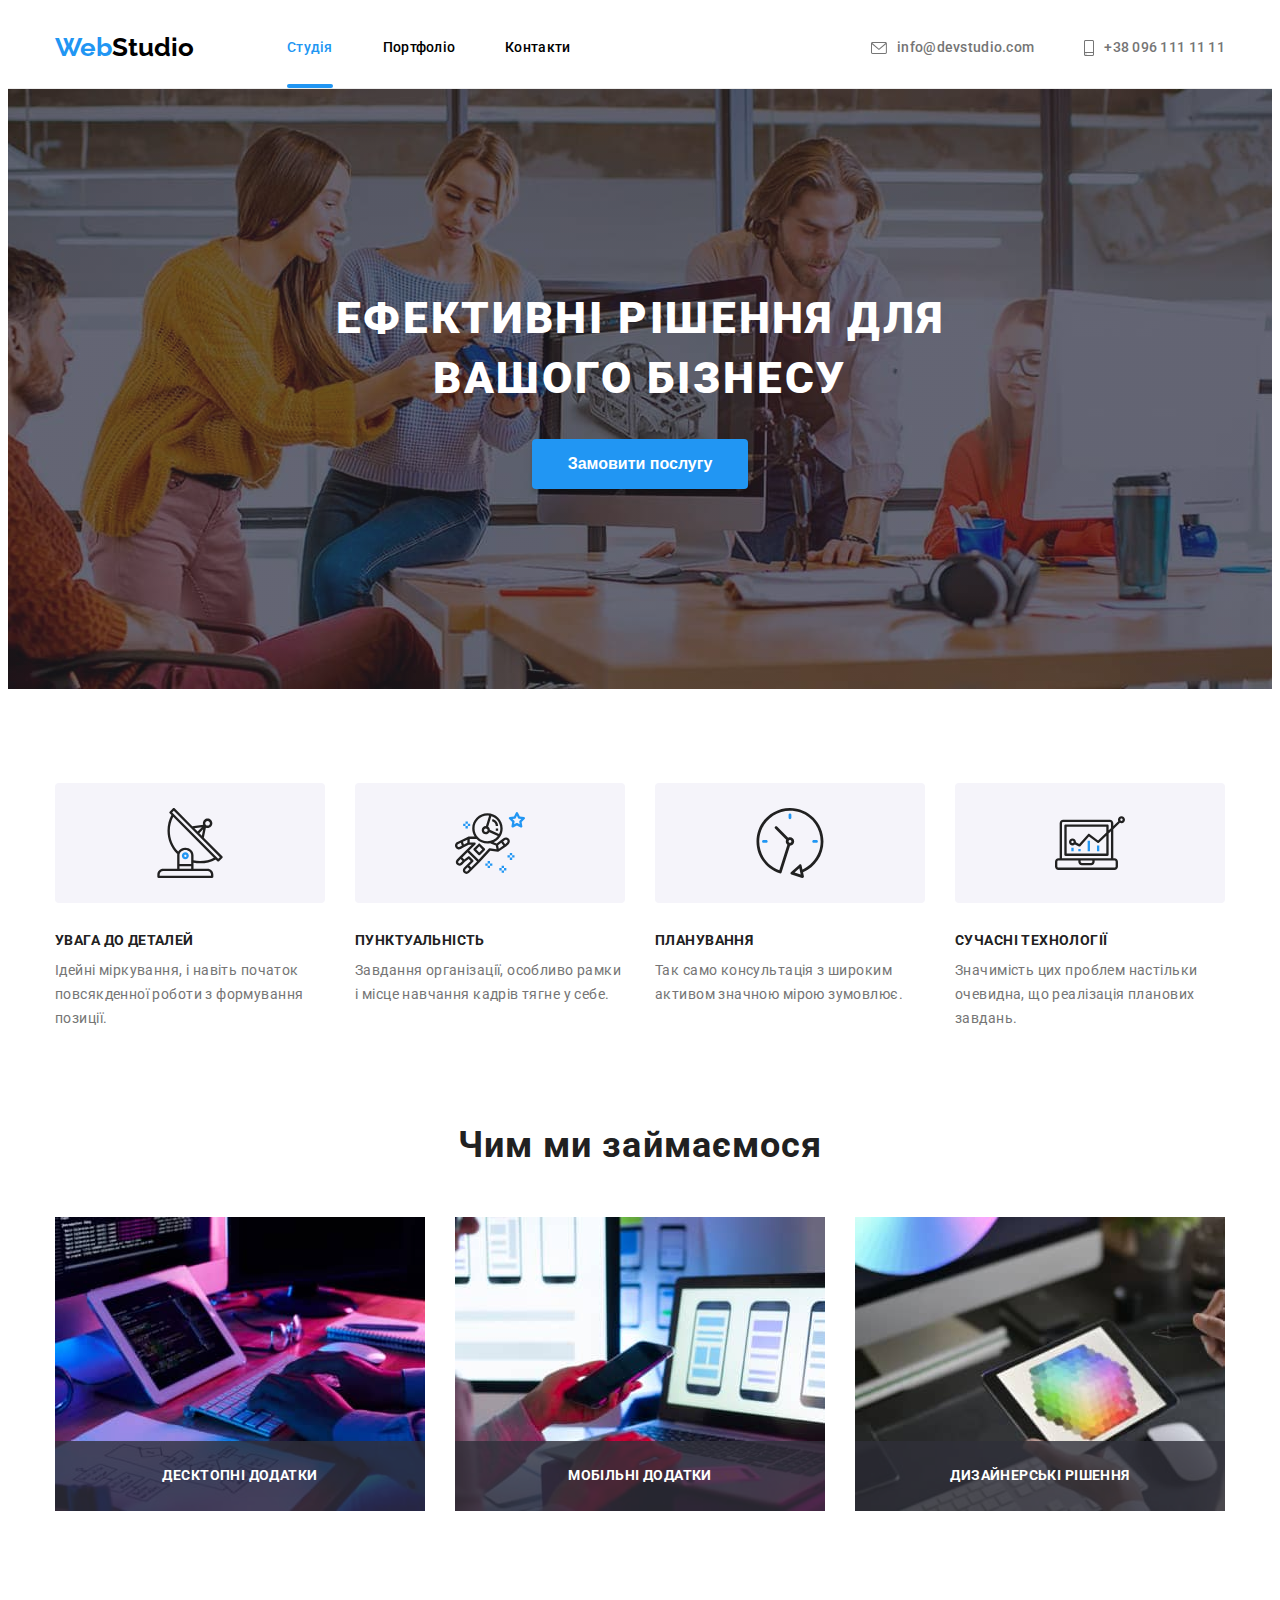
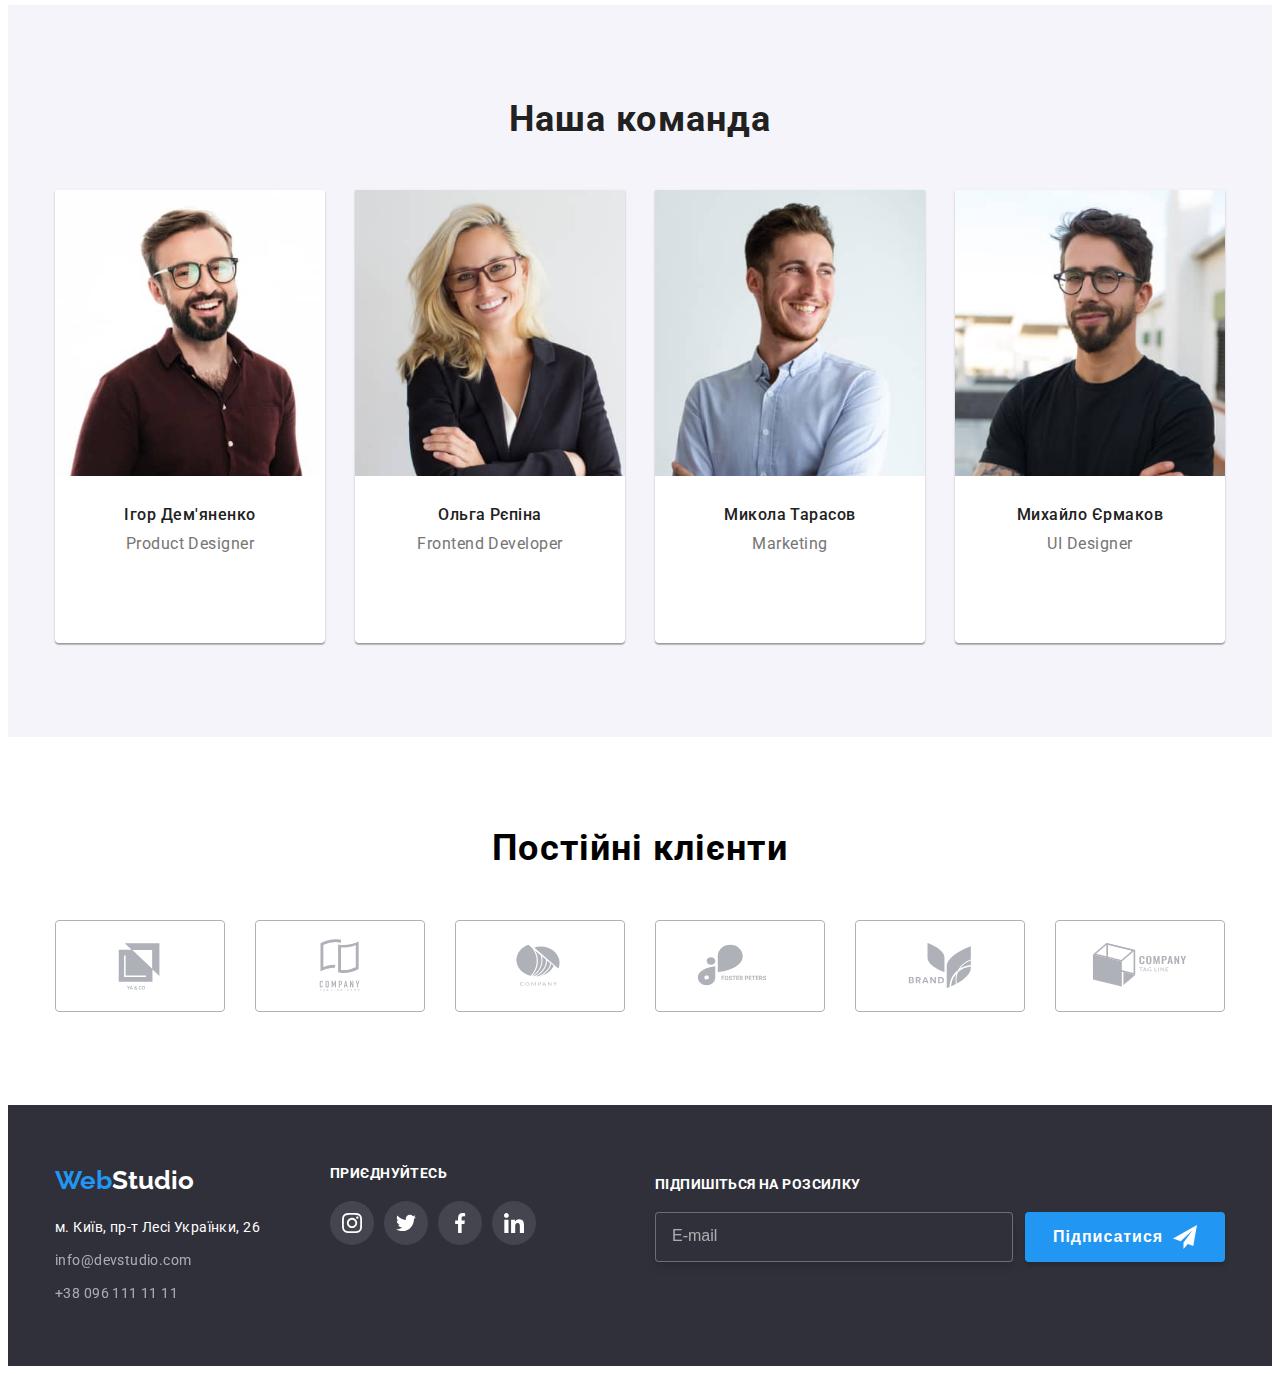
<file: index.html>
<!DOCTYPE html>
<html lang="uk">
  <head>
    <meta charset="UTF-8" />
    <meta http-equiv="X-UA-Compatible" content="IE=edge" />
    <meta name="viewport" content="width=device-width, initial-scale=1.0" />
    <title>WebStudio</title>
    <link
      href="https://fonts.googleapis.com/css2?family=Raleway:wght@400;500;700;900&family=Roboto:wght@400;500;700;900&display=swap"
      rel="stylesheet"
    />
    <link
      rel="stylesheet"
      href="https://cdnjs.cloudflare.com/ajax/libs/modern-normalize/1.1.0/modern-normalize.min.css"
      integrity="sha512-wpPYUAdjBVSE4KJnH1VR1HeZfpl1ub8YT/NKx4PuQ5NmX2tKuGu6U/JRp5y+Y8XG2tV+wKQpNHVUX03MfMFn9Q=="
      crossorigin="anonymous"
      referrerpolicy="no-referrer"
    />
    <link rel="stylesheet" href="./css/main.css" />
  </head>
  <body>
    <!-- ШАПКА -->
    <header class="header">
      <div class="container container__flex">
        <nav class="navigation container__margin-r">
          <a class="logo logo__header logo_dark navigation__margin-r" href=""
            ><span class="logo_accent">Web</span>Studio</a
          >
          <ul class="navigation__list">
            <li class="navigation__item">
              <a class="navigation__link navigation__link_current" href=""
                >Студія</a
              >
            </li>
            <li class="navigation__item">
              <a class="navigation__link" href="./portfolio.html">Портфоліо</a>
            </li>
            <li class="navigation__item">
              <a class="navigation__link" href="">Контакти</a>
            </li>
          </ul>
        </nav>
        <button type="button" class="mobile-burger" data-menu-open>
          <svg class="" width="24" height="16">
            <use href="./images/symbol-defs.svg#icon-burger"></use>
          </svg>
        </button>
        <ul class="header-contacts">
          <li class="header-contacts__margin-r">
            <a class="header-contacts__link" href="mailto:info@devstudio.com"
              ><svg class="header-contacts__icon" width="16" height="12">
                <use href="./images/symbol-defs.svg#icon-envelope"></use>
              </svg>
              info@devstudio.com</a
            >
          </li>
          <li>
            <a class="header-contacts__link" href="tel:+380961111111">
              <svg class="header-contacts__icon" width="10" height="16">
                <use href="./images/symbol-defs.svg#icon-smartphone"></use>
              </svg>
              +38 096 111 11 11</a
            >
          </li>
        </ul>
      </div>
      <div class="mobile-menu" data-menu>
        <button type="button" class="mobile-close-btn" data-menu-close>
          <svg class="svg-icon-close" width="19" height="19">
            <use href="./images/symbol-defs.svg#icon-close"></use>
          </svg>
        </button>
        <div class="container mobile-menu__container">
          <ul>
            <li class="mobile-menu__studio">
              <a href="" class="mobile-menu__color-link current">Студія</a>
            </li>
            <li class="mobile-menu__portfolio">
              <a href="" class="mobile-menu__color-link">Портфоліо</a>
            </li>
            <li class="mobile-menu__contacts">
              <a href="" class="mobile-menu__color-link">Контакти</a>
            </li>
          </ul>
          <ul>
            <li class="mobile-menu__margin-phone">
              <a href="tel:+380961111111" class="mobile-menu__tel"
                >+38 096 111 11 11</a
              >
            </li>
            <li class="mobile-menu__margin-mail">
              <a href="mailto:info@devstudio.com" class="mobile-menu__mail"
                >info@devstudio.com</a
              >
            </li>
          </ul>
          <ul class="mobile-social-block">
            <li class="mobile-menu__social-network">
              <a href="" class="mobile-menu__social-color mobile-menu__insta"
                >Instagram</a
              >
            </li>
            <li class="mobile-menu__social-network">
              <a href="" class="mobile-menu__social-color">Twitter</a>
            </li>
            <li class="mobile-menu__social-network">
              <a href="" class="mobile-menu__social-color">Facebook</a>
            </li>
            <li class="mobile-menu__social-network">
              <a href="" class="mobile-menu__social-color">LinkedIn</a>
            </li>
          </ul>
        </div>
      </div>
    </header>
    <main>
      <section class="dark-fon overlay">
        <div class="container">
          <h1 class="key-title">Ефективні рішення для вашого бізнесу</h1>
          <button class="button" type="button" data-modal-open>
            Замовити послугу
          </button>
        </div>
      </section>
      <!-- ДОСТОИНСТВА -->
      <section class="excellence">
        <div class="container">
          <h2 class="visually-hidden">Перелік наших переваг</h2>
          <ul class="excellence__list">
            <li class="excellence__description">
              <div class="excellence__icons">
                <svg class="" width="70" height="70">
                  <use href="./images/symbol-defs.svg#icon-antenna"></use>
                </svg>
              </div>
              <h2 class="excellence__headlines">Увага до деталей</h2>
              <p class="excellence__text">
                Ідейні міркування, і навіть початок повсякденної роботи з
                формування позиції.
              </p>
            </li>
            <li class="excellence__description">
              <div class="excellence__icons">
                <svg class="" width="70" height="70">
                  <use
                    href="./images/symbol-defs.svg#icon-astronaut"
                    width="70"
                    height="70"
                  ></use>
                </svg>
              </div>
              <h2 class="excellence__headlines">Пунктуальність</h2>
              <p class="excellence__text">
                Завдання організації, особливо рамки і місце навчання кадрів
                тягне у себе.
              </p>
            </li>
            <li class="excellence__description">
              <div class="excellence__icons">
                <svg class="" width="70" height="70">
                  <use href="./images/symbol-defs.svg#icon-clock"></use>
                </svg>
              </div>
              <h2 class="excellence__headlines">Планування</h2>
              <p class="excellence__text">
                Так само консультація з широким активом значною мірою зумовлює.
              </p>
            </li>
            <li class="excellence__description">
              <div class="excellence__icons">
                <svg class="" width="70" height="70">
                  <use href="./images/symbol-defs.svg#icon-diagram"></use>
                </svg>
              </div>
              <h2 class="excellence__headlines">Сучасні технології</h2>
              <p class="excellence__text">
                Значимість цих проблем настільки очевидна, що реалізація
                планових завдань.
              </p>
            </li>
          </ul>
        </div>
      </section>
      <!-- ЧЕМ ЗАНИМАЕМСЯ -->
      <section class="section-two">
        <div class="container">
          <h2 class="headlines-two flex-work">Чим ми займаємося</h2>
          <ul class="flex-work">
            <li class="img-position">
              <picture>
                <source
                  media="(min-width: 1200px)"
                  srcset="
                    ./images/desktop/img.jpg    1x,
                    ./images/desktop/img@2x.jpg 2x
                  "
                />
                <img
                  src="./images/desktop/img.jpg"
                  alt="крупним планом зображення програміста, який працює на робочому столі в офісі"
                />
              </picture>
              <p class="img-text img-background">Десктопні додатки</p>
            </li>
            <li class="img-position">
              <picture>
                <source
                  media="(min-width: 1200px)"
                  srcset="
                    ./images/desktop/css1x.jpg  1x,
                    ./images/desktop/css@2x.jpg 2x
                  "
                />
                <img
                  src="./images/css1x.jpg"
                  alt="дизайнери web-інтерфейсу розробляють додатки для смартфонів, команда творців працює над інтерфейсом мобільних телефонів"
                />
              </picture>
              <p class="img-text img-background">Мобільні додатки</p>
            </li>
            <li class="img-position">
              <picture>
                <source
                  media="(min-width: 1200px)"
                  srcset="
                    ./images/desktop/js.1x.jpg 1x,
                    ./images/desktop/js@2x.jpg 2x
                  "
                />
                <img
                  src="./images/js.1x.jpg"
                  alt="творчий художник веб-дизайну з робочим графічним планшетом із вибором кольорів"
                />
              </picture>
              <p class="img-text img-background">Дизайнерські рішення</p>
            </li>
          </ul>
        </div>
      </section>
      <!-- НАША КОМАНДА -->
      <section class="team">
        <div class="container">
          <h2 class="team__headline">Наша команда</h2>
          <ul class="team__list">
            <li class="team__block">
              <picture>
                <source
                  media="(max-width: 767px)"
                  srcset="
                    ./images/mobile/product-m.jpg    1x,
                    ./images/mobile/product-m@2x.jpg 2x
                  "
                />
                <source
                  media="(min-width: 768px)"
                  srcset="
                    ./images/tablet/product-t.jpg    1x,
                    ./images/tablet/product-t@2x.jpg 2x
                  "
                />
                <source
                  media="(min-width: 1200px)"
                  srcset="
                    ./images/desktop/product-d.jpg   1x,
                    ./images/tablet/product-d@2x.jpg 2x
                  "
                />
                <img
                  src="./images/mobile/product-m.jpg"
                  alt="фото Ігор Дем'яненко"
                />
              </picture>
              <h3 class="team__name">Ігор Дем'яненко</h3>
              <p class="team__work" lang="en">Product Designer</p>
              <ul class="team__social-networks">
                <li class="team__icon">
                  <a class="team__link-icon" href="">
                    <svg width="20" height="20">
                      <use href="./images/symbol-defs.svg#icon-instagram"></use>
                    </svg>
                  </a>
                </li>
                <li class="team__icon">
                  <a class="team__link-icon" href="">
                    <svg width="20" height="20">
                      <use href="./images/symbol-defs.svg#icon-twitter"></use>
                    </svg>
                  </a>
                </li>
                <li class="team__icon">
                  <a class="team__link-icon" href="">
                    <svg width="20" height="20">
                      <use href="./images/symbol-defs.svg#icon-facebook"></use>
                    </svg>
                  </a>
                </li>
                <li class="team__icon">
                  <a class="team__link-icon" href="">
                    <svg width="20" height="20">
                      <use href="./images/symbol-defs.svg#icon-linkedin"></use>
                    </svg>
                  </a>
                </li>
              </ul>
            </li>
            <li class="team__block">
              <picture>
                <source
                  media="(max-width: 767px)"
                  srcset="
                    ./images/mobile/frontend-m.jpg    1x,
                    ./images/mobile/frontend-m@2x.jpg 2x
                  "
                />
                <source
                  media="(min-width: 768px)"
                  srcset="
                    ./images/tablet/frontend-t.jpg    1x,
                    ./images/tablet/frontend-t@2x.jpg 2x
                  "
                />
                <source
                  media="(min-width: 1200px)"
                  srcset="
                    ./images/desktop/frontend.jpg    1x,
                    ./images/desktop/frontend@2x.jpg 2x
                  "
                />
                <img
                  src="./images/mobile/frontend-m.jpg"
                  alt="фото Ольга Рєпіна"
                />
              </picture>
              <h3 class="team__name">Ольга Рєпіна</h3>
              <p class="team__work" lang="en">Frontend Developer</p>
              <ul class="team__social-networks">
                <li class="team__icon">
                  <a class="team__link-icon" href="">
                    <svg width="20" height="20">
                      <use href="./images/symbol-defs.svg#icon-instagram"></use>
                    </svg>
                  </a>
                </li>
                <li class="team__icon">
                  <a class="team__link-icon" href="">
                    <svg width="20" height="20">
                      <use href="./images/symbol-defs.svg#icon-twitter"></use>
                    </svg>
                  </a>
                </li>
                <li class="team__icon">
                  <a class="team__link-icon" href="">
                    <svg width="20" height="20">
                      <use href="./images/symbol-defs.svg#icon-facebook"></use>
                    </svg>
                  </a>
                </li>
                <li class="team__icon">
                  <a class="team__link-icon" href="">
                    <svg width="20" height="20">
                      <use href="./images/symbol-defs.svg#icon-linkedin"></use>
                    </svg>
                  </a>
                </li>
              </ul>
            </li>
            <li class="team__block">
              <picture>
                <source
                  media="(max-width: 767px)"
                  srcset="
                    ./images/mobile/marketing-m.jpg    1x,
                    ./images/mobile/marketing-m@2x.jpg 2x
                  "
                />
                <source
                  media="(min-width: 768px)"
                  srcset="
                    ./images/tablet/marketing-t.jpg    1x,
                    ./images/tablet/marketing-t@2x.jpg 2x
                  "
                />
                <source
                  media="(min-width: 1200px)"
                  srcset="
                    ./images/desktop/marketing.jpg    1x,
                    ./images/desktop/marketing@2x.jpg 2x
                  "
                />
                <img
                  src="./images/mobile/marketing-m.jpg"
                  alt="фото Микола Тарасов"
                />
              </picture>
              <h3 class="team__name">Микола Тарасов</h3>
              <p class="team__work" lang="en">Marketing</p>
              <ul class="team__social-networks">
                <li class="team__icon">
                  <a class="team__link-icon" href="">
                    <svg width="20" height="20">
                      <use href="./images/symbol-defs.svg#icon-instagram"></use>
                    </svg>
                  </a>
                </li>
                <li class="team__icon">
                  <a class="team__link-icon" href="">
                    <svg width="20" height="20">
                      <use href="./images/symbol-defs.svg#icon-twitter"></use>
                    </svg>
                  </a>
                </li>
                <li class="team__icon">
                  <a class="team__link-icon" href="">
                    <svg width="20" height="20">
                      <use href="./images/symbol-defs.svg#icon-facebook"></use>
                    </svg>
                  </a>
                </li>
                <li class="team__icon">
                  <a class="team__link-icon" href="">
                    <svg width="20" height="20">
                      <use href="./images/symbol-defs.svg#icon-linkedin"></use>
                    </svg>
                  </a>
                </li>
              </ul>
            </li>
            <li class="team__block">
              <picture>
                <source
                  media="(max-width: 767px)"
                  srcset="
                    ./images/mobile/designer-m.jpg    1x,
                    ./images/mobile/designer-m@2x.jpg 2x
                  "
                />
                <source
                  media="(min-width: 768px)"
                  srcset="
                    ./images/tablet/designer-t.jpg    1x,
                    ./images/tablet/designer-t@2x.jpg 2x
                  "
                />
                <source
                  media="(min-width: 1200px)"
                  srcset="
                    ./images/desktop/designer.jpg    1x,
                    ./images/desktop/designer@2x.jpg 2x
                  "
                />
                <img
                  src="./images/mobile/designer-m.jpg"
                  alt="фото Михайло Єрмаков"
                />
              </picture>
              <h3 class="team__name">Михайло Єрмаков</h3>
              <p class="team__work" lang="en">UI Designer</p>
              <ul class="team__social-networks">
                <li class="team__icon">
                  <a class="team__link-icon" href="">
                    <svg width="20" height="20">
                      <use href="./images/symbol-defs.svg#icon-instagram"></use>
                    </svg>
                  </a>
                </li>
                <li class="team__icon">
                  <a class="team__link-icon" href="">
                    <svg width="20" height="20">
                      <use href="./images/symbol-defs.svg#icon-twitter"></use>
                    </svg>
                  </a>
                </li>
                <li class="team__icon">
                  <a class="team__link-icon" href="">
                    <svg width="20" height="20">
                      <use href="./images/symbol-defs.svg#icon-facebook"></use>
                    </svg>
                  </a>
                </li>
                <li class="team__icon">
                  <a class="team__link-icon" href="">
                    <svg width="20" height="20">
                      <use href="./images/symbol-defs.svg#icon-linkedin"></use>
                    </svg>
                  </a>
                </li>
              </ul>
            </li>
          </ul>
        </div>
      </section>
      <section class="section-svg">
        <div class="container">
          <h4 class="standing-clients">Постійні клієнти</h4>
          <ul class="clients-flex">
            <li class="">
              <a class="clients-hover" href="">
                <svg class="" width="106" height="60">
                  <use href="./images/symbol-defs.svg#icon-logo1"></use>
                </svg>
              </a>
            </li>
            <li class="">
              <a class="clients-hover" href="">
                <svg class="" width="106" height="60">
                  <use href="./images/symbol-defs.svg#icon-logo2"></use>
                </svg>
              </a>
            </li>
            <li class="">
              <a class="clients-hover" href="">
                <svg class="" width="106" height="60">
                  <use href="./images/symbol-defs.svg#icon-logo3"></use>
                </svg>
              </a>
            </li>
            <li class="">
              <a class="clients-hover" href="">
                <svg class="" width="106" height="60">
                  <use href="./images/symbol-defs.svg#icon-logo4"></use>
                </svg>
              </a>
            </li>
            <li class="">
              <a class="clients-hover" href="">
                <svg class="" width="106" height="60">
                  <use href="./images/symbol-defs.svg#icon-logo5"></use>
                </svg>
              </a>
            </li>
            <li class="">
              <a class="clients-hover" href="">
                <svg class="" width="106" height="60">
                  <use href="./images/symbol-defs.svg#icon-logo6"></use>
                </svg>
              </a>
            </li>
          </ul>
        </div>
      </section>
    </main>
    <!-- ФУТЕР -->
    <footer class="dark-fon-two">
      <div class="container footer-box">
        <div class="footer-tablet">
          <div class="mobile-footer">
            <div class="mobile-footer-logo">
              <a class="logo-footer flex-footer" href=""
                ><span class="logo-one">Web</span>Studio</a
              >
            </div>
            <address>
              <ul>
                <li class="footer-margin">
                  <a class="address" href="">м. Київ, пр-т Лесі Українки, 26</a>
                </li>
                <li class="footer-margin">
                  <a class="mail-two" href="mailto:info@devstudio.com"
                    >info@devstudio.com</a
                  >
                </li>
                <li class="footer-margin">
                  <a class="phone-two" href="tel:+380961111111"
                    >+38 096 111 11 11</a
                  >
                </li>
              </ul>
            </address>
          </div>
          <div class="flex-footer-two">
            <p class="join">Приєднуйтесь</p>
            <ul class="flex-icon">
              <li class="team__icon">
                <a class="team__link-icon" href="">
                  <svg class="icon-instagram" width="20" height="20">
                    <use href="./images/symbol-defs.svg#icon-instagram"></use>
                  </svg>
                </a>
              </li>
              <li class="team__icon">
                <a class="team__link-icon" href="">
                  <svg class="icon-instagram" width="20" height="20">
                    <use href="./images/symbol-defs.svg#icon-twitter"></use>
                  </svg>
                </a>
              </li>
              <li class="team__icon">
                <a class="team__link-icon" href="">
                  <svg class="icon-instagram" width="20" height="20">
                    <use href="./images/symbol-defs.svg#icon-facebook"></use>
                  </svg>
                </a>
              </li>
              <li class="team__icon">
                <a class="team__link-icon" href="">
                  <svg class="icon-instagram" width="20" height="20">
                    <use href="./images/symbol-defs.svg#icon-linkedin"></use>
                  </svg>
                </a>
              </li>
            </ul>
          </div>
        </div>
        <div class="form-subscribe">
          <p class="email-headlines">Підпишіться на розсилку</p>
          <form class="form-email">
            <input
              class="input-email"
              type="email"
              name="email"
              required
              placeholder="E-mail"
            />
            <button class="button-email" type="submit">
              Підписатися
              <svg class="icon-email" width="24" height="24">
                <use href="./images/symbol-defs.svg#icon-send"></use>
              </svg>
            </button>
          </form>
        </div>
      </div>
    </footer>

    <div class="backdrop is-hidden" data-modal>
      <div class="modal">
        <button type="button" class="button-modal" data-modal-close>
          <svg class="svg-icon-close" width="18" height="18">
            <use href="./images/symbol-defs.svg#icon-close"></use>
          </svg>
        </button>
        <p class="modal-headlines">Залиште свої дані, ми вам передзвонимо</p>
        <form class="form-modal">
          <label class="modal-label"
            ><span class="name-form">Ім'я</span>
            <span class="modal-icon">
              <input
                class="modal-input"
                type="text"
                name="user-name"
                required
              />
              <svg class="modal-icon-svg" width="12" height="12">
                <use href="./images/symbol-defs.svg#icon-user"></use>
              </svg>
            </span>
          </label>
          <label class="modal-label"
            ><span class="name-form">Телефон</span>
            <span class="modal-icon">
              <input
                class="modal-input"
                type="tel"
                name="phone"
                required
                pattern="[0-9]{9}"
                title="+380"
                minlength="9"
                maxlength="9"
              />
              <svg class="modal-icon-svg" width="13" height="13">
                <use href="./images/symbol-defs.svg#icon-phone"></use>
              </svg>
            </span>
          </label>
          <label class="modal-label"
            ><span class="name-form">Пошта</span>
            <span class="modal-icon">
              <input class="modal-input" type="email" name="email" required />
              <svg class="modal-icon-svg" width="15" height="12">
                <use href="./images/symbol-defs.svg#icon-mail"></use>
              </svg>
            </span>
          </label>
          <label class="modal-label-last"
            ><span class="name-form">Коментар</span>
            <textarea
              class="textarea"
              name="feedback"
              placeholder="Введіть текст"
              maxlength="200"
            ></textarea>
          </label>
          <div class="checkbox">
            <label class="label-chekbox">
              <input class="input-chekbox" type="checkbox" />
              <svg class="modal-icon-checkbox" width="11" height="8">
                <use
                  class="modal-icon-two"
                  href="./images/symbol-defs.svg#icon-check"
                ></use>
              </svg>
              Погоджуюся з розсилкою та приймаю
              <a class="treaty" href="">Умови договору</a>
            </label>
          </div>
          <button class="button-submit-modal" type="submit">Відправити</button>
        </form>
      </div>
    </div>
    <script src="./js/modal.js"></script>
    <script src="./js/mobile-menu.js"></script>
  </body>
</html>
</file>
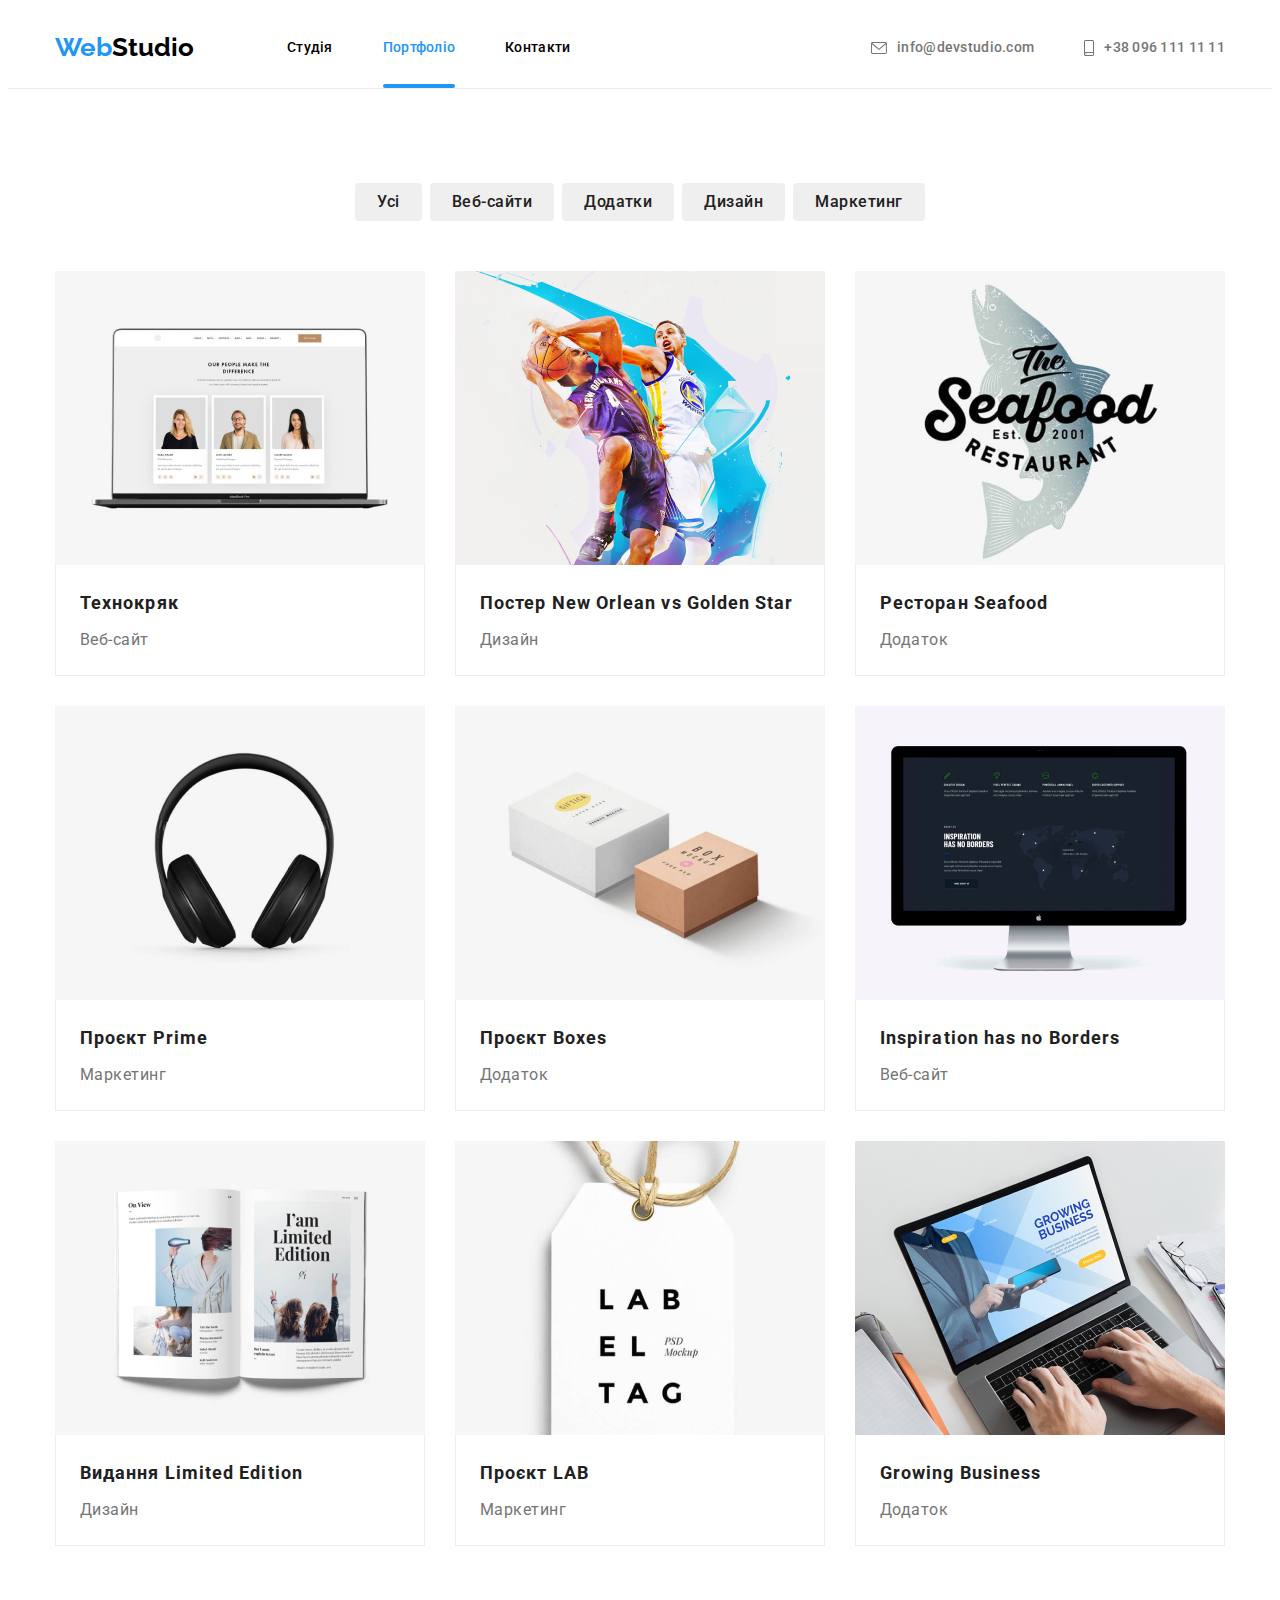
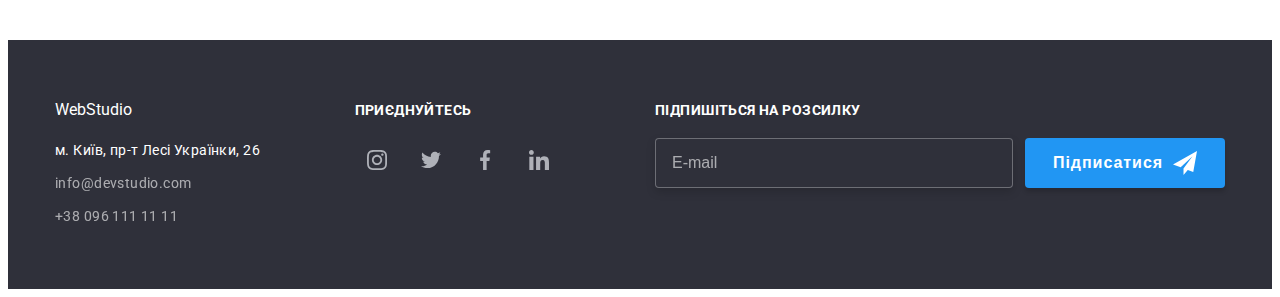
<file: portfolio.html>
<!DOCTYPE html>
<html lang="uk">
  <head>
    <meta charset="UTF-8" />
    <meta http-equiv="X-UA-Compatible" content="IE=edge" />
    <meta name="viewport" content="width=device-width, initial-scale=1.0" />
    <title>Portfolio</title>
    <link
      href="https://fonts.googleapis.com/css2?family=Raleway:wght@400;500;700;900&family=Roboto:wght@400;500;700;900&display=swap"
      rel="stylesheet"
    />
    <link
      rel="stylesheet"
      href="https://cdnjs.cloudflare.com/ajax/libs/modern-normalize/1.1.0/modern-normalize.min.css"
      integrity="sha512-wpPYUAdjBVSE4KJnH1VR1HeZfpl1ub8YT/NKx4PuQ5NmX2tKuGu6U/JRp5y+Y8XG2tV+wKQpNHVUX03MfMFn9Q=="
      crossorigin="anonymous"
      referrerpolicy="no-referrer"
    />
    <link rel="stylesheet" href="./css/styles.css" />
  </head>
  <body>
    <header class="header">
      <div class="container container__flex">
        <nav class="navigation container__margin-r">
          <a class="logo logo__header logo_dark navigation__margin-r" href=""
            ><span class="logo_accent">Web</span>Studio</a
          >
          <ul class="navigation__list">
            <li class="navigation__item">
              <a class="navigation__link" href="./index.html">Студія</a>
            </li>
            <li class="navigation__item">
              <a class="navigation__link navigation__link_current" href=""
                >Портфоліо</a
              >
            </li>
            <li class="navigation__item">
              <a class="navigation__link" href="">Контакти</a>
            </li>
          </ul>
        </nav>
        <ul class="header-contacts">
          <li class="header-contacts__margin-r">
            <a class="header-contacts__link" href="mailto:info@devstudio.com"
              ><svg class="header-contacts__icon" width="16" height="12">
                <use href="./images/symbol-defs.svg#icon-envelope"></use>
              </svg>
              info@devstudio.com</a
            >
          </li>
          <li>
            <a class="header-contacts__link" href="tel:+380961111111">
              <svg class="header-contacts__icon" width="10" height="16">
                <use href="./images/symbol-defs.svg#icon-smartphone"></use>
              </svg>
              +38 096 111 11 11</a
            >
          </li>
        </ul>
      </div>
    </header>
    <main>
      <section class="section-portfolio">
        <div class="container">
          <h1 class="headlines-one">Перелік можливостей</h1>
          <ul class="portfolio-btn">
            <li>
              <button class="buttons-portfolio one" type="button">Усі</button>
            </li>
            <li>
              <button class="buttons-portfolio two" type="button">
                Веб-сайти
              </button>
            </li>
            <li>
              <button class="buttons-portfolio three" type="button">
                Додатки
              </button>
            </li>
            <li>
              <button class="buttons-portfolio four" type="button">
                Дизайн
              </button>
            </li>
            <li>
              <button class="buttons-portfolio five" type="button">
                Маркетинг
              </button>
            </li>
          </ul>
          <ul class="cards">
            <li>
              <a class="shadow-cards" href="">
                <div class="position-cards">
                  <img src="./images/pj1.jpg" alt="" width="370" />
                  <div class="background-portfolio">
                    <p class="text-portfolio">
                      Ресурс пропонує комплексні пропозиції з різним рівнем
                      функціоналу та сервісів. Все це дозволить відвідувачу
                      отримати вичерпні відомості про компанію чи приватну
                      особу.
                    </p>
                  </div>
                </div>
                <div class="border-cards">
                  <h2 class="headlines-portfolio">Технокряк</h2>
                  <p class="text-blocks">Веб-сайт</p>
                </div>
              </a>
            </li>
            <li>
              <a class="shadow-cards" href="">
                <div class="position-cards">
                  <img src="./images/pj2.jpg" alt="" width="370" />
                  <div class="background-portfolio">
                    <p class="text-portfolio">
                      Ресурс пропонує комплексні пропозиції з різним рівнем
                      функціоналу та сервісів. Все це дозволить відвідувачу
                      отримати вичерпні відомості про компанію чи приватну
                      особу.
                    </p>
                  </div>
                </div>
                <div class="border-cards">
                  <h2 class="headlines-portfolio">
                    Постер New Orlean vs Golden Star
                  </h2>
                  <p class="text-blocks">Дизайн</p>
                </div>
              </a>
            </li>
            <li>
              <a class="shadow-cards" href="">
                <div class="position-cards">
                  <img src="./images/pj3.jpg" alt="" width="370" />
                  <div class="background-portfolio">
                    <p class="text-portfolio">
                      Ресурс пропонує комплексні пропозиції з різним рівнем
                      функціоналу та сервісів. Все це дозволить відвідувачу
                      отримати вичерпні відомості про компанію чи приватну
                      особу.
                    </p>
                  </div>
                </div>
                <div class="border-cards">
                  <h2 class="headlines-portfolio">Ресторан Seafood</h2>
                  <p class="text-blocks">Додаток</p>
                </div>
              </a>
            </li>
            <li>
              <a class="shadow-cards" href="">
                <div class="position-cards">
                  <img src="./images/pj4.jpg" alt="" width="370" />
                  <div class="background-portfolio">
                    <p class="text-portfolio">
                      Ресурс пропонує комплексні пропозиції з різним рівнем
                      функціоналу та сервісів. Все це дозволить відвідувачу
                      отримати вичерпні відомості про компанію чи приватну
                      особу.
                    </p>
                  </div>
                </div>
                <div class="border-cards">
                  <h2 class="headlines-portfolio">Проєкт Prime</h2>
                  <p class="text-blocks">Маркетинг</p>
                </div>
              </a>
            </li>
            <li>
              <a class="shadow-cards" href="">
                <div class="position-cards">
                  <img src="./images/pj5.jpg" alt="" width="370" />
                  <div class="background-portfolio">
                    <p class="text-portfolio">
                      Ресурс пропонує комплексні пропозиції з різним рівнем
                      функціоналу та сервісів. Все це дозволить відвідувачу
                      отримати вичерпні відомості про компанію чи приватну
                      особу.
                    </p>
                  </div>
                </div>
                <div class="border-cards">
                  <h2 class="headlines-portfolio">Проєкт Boxes</h2>
                  <p class="text-blocks">Додаток</p>
                </div>
              </a>
            </li>
            <li>
              <a class="shadow-cards" href="">
                <div class="position-cards">
                  <img src="./images/pj6.jpg" alt="" width="370" />
                  <div class="background-portfolio">
                    <p class="text-portfolio">
                      Ресурс пропонує комплексні пропозиції з різним рівнем
                      функціоналу та сервісів. Все це дозволить відвідувачу
                      отримати вичерпні відомості про компанію чи приватну
                      особу.
                    </p>
                  </div>
                </div>
                <div class="border-cards">
                  <h2 class="headlines-portfolio">
                    Inspiration has no Borders
                  </h2>
                  <p class="text-blocks">Веб-сайт</p>
                </div>
              </a>
            </li>
            <li>
              <a class="shadow-cards" href="">
                <div class="position-cards">
                  <img src="./images/pj7.jpg" alt="" width="370" />
                  <div class="background-portfolio">
                    <p class="text-portfolio">
                      Ресурс пропонує комплексні пропозиції з різним рівнем
                      функціоналу та сервісів. Все це дозволить відвідувачу
                      отримати вичерпні відомості про компанію чи приватну
                      особу.
                    </p>
                  </div>
                </div>
                <div class="border-cards">
                  <h2 class="headlines-portfolio">Видання Limited Edition</h2>
                  <p class="text-blocks">Дизайн</p>
                </div>
              </a>
            </li>
            <li>
              <a class="shadow-cards" href="">
                <div class="position-cards">
                  <img src="./images/pj8.jpg" alt="" width="370" />
                  <div class="background-portfolio">
                    <p class="text-portfolio">
                      Ресурс пропонує комплексні пропозиції з різним рівнем
                      функціоналу та сервісів. Все це дозволить відвідувачу
                      отримати вичерпні відомості про компанію чи приватну
                      особу.
                    </p>
                  </div>
                </div>
                <div class="border-cards">
                  <h2 class="headlines-portfolio">Проєкт LAB</h2>
                  <p class="text-blocks">Маркетинг</p>
                </div>
              </a>
            </li>
            <li>
              <a class="shadow-cards" href="">
                <div class="position-cards">
                  <img src="./images/pj9.jpg" alt="" width="370" />
                  <div class="background-portfolio">
                    <p class="text-portfolio">
                      Ресурс пропонує комплексні пропозиції з різним рівнем
                      функціоналу та сервісів. Все це дозволить відвідувачу
                      отримати вичерпні відомості про компанію чи приватну
                      особу.
                    </p>
                  </div>
                </div>
                <div class="border-cards">
                  <h2 class="headlines-portfolio">Growing Business</h2>
                  <p class="text-blocks">Додаток</p>
                </div>
              </a>
            </li>
          </ul>
        </div>
      </section>
    </main>
    <footer class="dark-fon-two">
      <div class="container footer-box">
        <div>
          <a class="logo-footer flex-footer" href=""
            ><span class="logo-one">Web</span>Studio</a
          >
          <address>
            <ul>
              <li class="footer-margin">
                <a class="address" href="">м. Київ, пр-т Лесі Українки, 26</a>
              </li>
              <li class="footer-margin">
                <a class="mail-two" href="mailto:info@devstudio.com"
                  >info@devstudio.com</a
                >
              </li>
              <li class="footer-margin">
                <a class="phone-two" href="tel:+380961111111"
                  >+38 096 111 11 11</a
                >
              </li>
            </ul>
          </address>
        </div>
        <div class="flex-footer-two">
          <p class="join">Приєднуйтесь</p>
          <ul class="flex-icon">
            <li class="team__icon">
              <a class="team__link-icon" href="">
                <svg class="icon-instagram" width="20" height="20">
                  <use href="./images/symbol-defs.svg#icon-instagram"></use>
                </svg>
              </a>
            </li>
            <li class="team__icon">
              <a class="team__link-icon" href="">
                <svg class="icon-instagram" width="20" height="20">
                  <use href="./images/symbol-defs.svg#icon-twitter"></use>
                </svg>
              </a>
            </li>
            <li class="team__icon">
              <a class="team__link-icon" href="">
                <svg class="icon-instagram" width="20" height="20">
                  <use href="./images/symbol-defs.svg#icon-facebook"></use>
                </svg>
              </a>
            </li>
            <li class="team__icon">
              <a class="team__link-icon" href="">
                <svg class="icon-instagram" width="20" height="20">
                  <use href="./images/symbol-defs.svg#icon-linkedin"></use>
                </svg>
              </a>
            </li>
          </ul>
        </div>
        <div class="form-subscribe">
          <p class="email-headlines">Підпишіться на розсилку</p>
          <form class="form-email">
            <input
              class="input-email"
              type="email"
              name="email"
              required
              placeholder="E-mail"
            />
            <button class="button-email" type="submit">
              Підписатися
              <svg class="icon-email" width="24" height="24">
                <use href="./images/symbol-defs.svg#icon-send"></use>
              </svg>
            </button>
          </form>
        </div>
      </div>
    </footer>
  </body>
</html>
</file>
<file: css/main.css>
@charset "UTF-8";
:root {
  --dark-fon: #2f303a;
  --logo-one: #2196f3;
  --logo-two: #000000;
  --text-black: #000000;
  --text-white: #ffffff;
  --text-gray: #757575;
  --text-darkgray: #212121;
  --section-team: #f5f4fa;
  --icon-svg: #afb1b8;
}

*,
*::before,
*::after {
  box-sizing: border-box;
}

body {
  font-family: "Roboto", sans-serif;
  background-color: var(--text-white);
}

a {
  text-decoration: none;
}

/*  */
ul {
  list-style: none;
}

h1,
h2,
h3,
h4,
p,
ul {
  margin: 0;
  padding: 0;
}

img {
  display: block;
  max-width: 100%;
  height: auto;
}

.dark-fon {
  padding-top: 200px;
  padding-bottom: 200px;
  background-color: var(--dark-fon);
}

.overlay {
  max-width: 1600px;
  height: 600px;
  margin-right: auto;
  margin-left: auto;
  padding-bottom: 94px;
  background-size: cover;
  background-repeat: no-repeat;
  background-position: center;
  background-image: linear-gradient(to right, rgba(47, 48, 58, 0.4), rgba(47, 48, 58, 0.4)), url(../images/);
}

.container {
  width: 1200px;
  padding-left: 15px;
  padding-right: 15px;
  margin-right: auto;
  margin-left: auto;
}

.logo {
  font-family: "Raleway";
  font-weight: 700;
  font-size: 26px;
  line-height: 1.2;
  text-decoration: none;
}
.logo__header {
  display: flex;
  padding-top: 24px;
  padding-bottom: 25px;
}

.logo_dark {
  color: var(--logo-two);
}

.logo_accent {
  color: var(--logo-one);
}

.container__flex {
  display: flex;
}

.header {
  display: flex;
  border-bottom: 1px solid #ececec;
}

.header-contacts {
  display: flex;
}
.header-contacts__link {
  font-weight: 500;
  font-size: 14px;
  line-height: 1.14;
  letter-spacing: 0.02em;
  text-decoration: none;
  color: var(--text-gray);
  transition: color 250ms cubic-bezier(0.4, 0, 0.2, 1);
  display: flex;
  padding-top: 32px;
  padding-bottom: 32px;
  align-items: center;
}
.header-contacts__link:hover, .header-contacts__link:focus {
  color: var(--logo-one);
}
.header-contacts__icon {
  fill: currentColor;
  margin-right: 10px;
}

.navigation {
  display: flex;
}
.navigation__list {
  display: flex;
}
.navigation__link {
  display: flex;
  padding-top: 32px;
  padding-bottom: 32px;
  font-weight: 500;
  font-size: 14px;
  line-height: 1.14;
  letter-spacing: 0.02em;
  text-decoration: none;
  color: var(--text);
  position: relative;
  transition: color 250ms cubic-bezier(0.4, 0, 0.2, 1);
}
.navigation__link:hover, .navigation__link:focus {
  color: var(--logo-one);
}
.navigation__item {
  display: flex;
  margin-right: 50px;
}
.navigation__item:last-child {
  margin-right: 0;
}
.navigation__margin-r {
  margin-right: 93px;
}
.navigation__link_current {
  color: var(--logo-one);
}
.navigation__link_current::after {
  content: "";
  position: absolute;
  width: 100%;
  height: 4px;
  top: 76px;
  background: var(--logo-one);
  border-radius: 2px;
}

.container__margin-r {
  margin-right: auto;
}

.contacts {
  color: var(--text);
}

.key-title {
  display: flex;
  justify-content: center;
  font-weight: 900;
  font-size: 44px;
  line-height: 1.36;
  letter-spacing: 0.06em;
  text-align: center;
  text-transform: uppercase;
  width: 696px;
  margin-bottom: 30px;
  margin-left: auto;
  margin-right: auto;
  color: var(--text-white);
}

.button {
  display: block;
  margin-right: auto;
  margin-left: auto;
  width: 216px;
  height: 50px;
  left: 766px;
  top: 432px;
  font-weight: 700;
  font-size: 16px;
  line-height: 1.88;
  border-radius: 4px;
  box-shadow: 0px 4px 4px rgba(0, 0, 0, 0.15);
  color: var(--text-white);
  cursor: pointer;
  padding: 10px 22px;
  border: none;
  background-color: var(--logo-one);
  transition: background-color 250ms cubic-bezier(0.4, 0, 0.2, 1), color 250ms cubic-bezier(0.4, 0, 0.2, 1), box-shadow 250ms cubic-bezier(0.4, 0, 0.2, 1);
}
.button:hover {
  color: var(--text-white);
  background-color: #188ce8;
}

.dark-fon {
  padding-top: 200px;
  padding-bottom: 200px;
  background-color: var(--dark-fon);
}

.visually-hidden {
  position: absolute;
  white-space: nowrap;
  width: 1px;
  height: 1px;
  overflow: hidden;
  border: 0;
  padding: 0;
  clip: rect(0 0 0 0);
  clip-path: inset(50%);
  margin: -1px;
}

.excellence__headlines {
  font-weight: 700;
  font-size: 14px;
  line-height: 1.14;
  letter-spacing: 0.03em;
  text-transform: uppercase;
  margin-bottom: 10px;
  color: var(--text-darkgray);
}

.excellence__icons {
  display: flex;
  justify-content: center;
  align-items: center;
  width: 270px;
  height: 120px;
  border-radius: 4px;
  margin-bottom: 30px;
  background-color: var(--section-team);
}

.excellence {
  padding-top: 94px;
}

.excellence__list {
  display: flex;
}

.excellence__text {
  font-size: 14px;
  line-height: 1.71;
  letter-spacing: 0.03em;
  color: var(--text-gray);
}

.excellence__description {
  margin-right: 30px;
}
.excellence__description:last-child {
  margin-right: 0;
}

.section-two {
  padding-top: 94px;
  padding-bottom: 94px;
}

.headlines-two {
  font-weight: 700;
  font-size: 36px;
  line-height: 1.16;
  text-align: center;
  letter-spacing: 0.03em;
  margin-bottom: 50px;
  color: var(--text-darkgray);
}

.flex-work {
  display: flex;
  justify-content: center;
  gap: 30px;
}

.img-position {
  position: relative;
}

.img-text {
  position: absolute;
  display: flex;
  justify-content: center;
  align-items: center;
  font-weight: 700;
  font-size: 14px;
  line-height: 1.14;
  text-align: center;
  letter-spacing: 0.03em;
  text-transform: uppercase;
  color: var(--text-white);
}

.img-background {
  position: absolute;
  bottom: 0;
  width: 370px;
  height: 70px;
  background: rgba(47, 48, 58, 0.8);
}

.team {
  padding-top: 94px;
  padding-bottom: 94px;
  background-color: var(--section-team);
}

.team__headline {
  font-weight: 700;
  font-size: 36px;
  line-height: 1.16;
  text-align: center;
  letter-spacing: 0.03em;
  margin-bottom: 50px;
  color: var(--text-darkgray);
}

.team__list {
  display: flex;
  justify-content: center;
}

.team__block {
  box-shadow: 0px 1px 3px rgba(0, 0, 0, 0.12), 0px 1px 1px rgba(0, 0, 0, 0.14), 0px 2px 1px rgba(0, 0, 0, 0.2);
  border-radius: 0px 0px 4px 4px;
  background-color: var(--text-white);
  margin-right: 30px;
}
.team__block:last-child {
  margin-right: 0;
}

.team__name {
  font-weight: 500;
  font-size: 16px;
  line-height: 1.18;
  text-align: center;
  letter-spacing: 0.03em;
  padding-top: 30px;
  margin-bottom: 10px;
  color: var(--text-darkgray);
}

.team__work {
  font-size: 16px;
  line-height: 1.18;
  text-align: center;
  letter-spacing: 0.03em;
  margin-bottom: 16px;
  color: var(--text-gray);
}

.team__social-networks {
  display: flex;
  justify-content: center;
  padding-bottom: 30px;
  gap: 10px;
}

.team__icon {
  width: 44px;
  height: 44px;
}

.team__link-icon {
  display: flex;
  justify-content: center;
  align-items: center;
  width: 100%;
  height: 100%;
  border-radius: 50%;
  fill: currentColor;
  color: var(--icon-svg);
  transition: background-color 250ms cubic-bezier(0.4, 0, 0.2, 1), color 250ms cubic-bezier(0.4, 0, 0.2, 1);
}
.team__link-icon:hover, .team__link-icon:focus {
  color: var(--text-white);
  background-color: var(--logo-one);
}

.section-svg {
  padding-top: 90px;
  padding-bottom: 93px;
}

.standing-clients {
  font-weight: 700;
  font-size: 36px;
  line-height: 1.17;
  text-align: center;
  letter-spacing: 0.03em;
  margin-bottom: 50px;
}

.clients-flex {
  display: flex;
  gap: 30px;
}

.clients-hover {
  display: flex;
  justify-content: center;
  align-items: center;
  width: 170px;
  height: 92px;
  border: 1px solid var(--icon-svg);
  border-radius: 4px;
  color: var(--icon-svg);
  fill: currentColor;
  transition: border-color 250ms cubic-bezier(0.4, 0, 0.2, 1), color 250ms cubic-bezier(0.4, 0, 0.2, 1);
}
.clients-hover:hover, .clients-hover:focus {
  border-color: var(--logo-one);
  color: var(--logo-one);
}

.dark-fon-two {
  background-color: var(--dark-fon);
  padding-top: 60px;
  padding-bottom: 60px;
}

.footer-box {
  display: flex;
  align-items: baseline;
}

.logo-footer {
  margin-bottom: 20px;
  color: var(--text-white);
}

.logo-footer,
.flex-footer,
.logo-one {
  font-family: "Raleway";
  font-weight: 700;
  font-size: 26px;
  line-height: 1.2;
  text-decoration: none;
}

.logo-one {
  color: var(--logo-one);
}

.flex-footer {
  display: flex;
  justify-self: start;
}

.footer-margin {
  margin-bottom: 9px;
}
.footer-margin:last-child {
  margin-bottom: 0;
}

.address {
  color: var(--text-white);
}

.mail-two,
.phone-two {
  color: var(--text-white);
  opacity: 0.6;
}

.address,
.mail-two,
.phone-two {
  font-style: normal;
  font-size: 14px;
  line-height: 1.71;
  letter-spacing: 0.03em;
  transition: color 250ms cubic-bezier(0.4, 0, 0.2, 1);
}

.address:hover,
.address:focus,
.mail-two:hover,
.mail-two:focus,
.phone-two:hover,
.phone-two:focus {
  color: var(--logo-one);
}

.flex-footer-two {
  margin-left: auto;
}

.join {
  font-weight: 700;
  font-size: 14px;
  margin-bottom: 20px;
  line-height: 16px;
  letter-spacing: 0.03em;
  text-transform: uppercase;
  color: var(--text-white);
}

.flex-icon {
  display: flex;
  gap: 10px;
}

.form-subscribe {
  margin-left: auto;
}

.email-headlines {
  font-weight: 700;
  font-size: 14px;
  line-height: 16px;
  letter-spacing: 0.03em;
  margin-bottom: 20px;
  text-transform: uppercase;
  color: var(--text-white);
}

.form-email {
  display: flex;
  align-content: flex-start;
}
.form-email::placeholder {
  color: rgba(255, 255, 255, 0.6);
}

.input-email {
  width: 358px;
  height: 50px;
  margin-right: 12px;
  border: 1px solid rgba(255, 255, 255, 0.3);
  filter: drop-shadow(0px 4px 4px rgba(0, 0, 0, 0.15));
  border-radius: 4px;
  padding-left: 16px;
  background-color: var(--dark-fon);
  color: var(--text-white);
  transition: border 250ms cubic-bezier(0.4, 0, 0.2, 1);
}
.input-email:focus {
  border-color: var(--logo-one);
  outline: none;
}

.button-email {
  width: 200px;
  height: 50px;
  background: #2196f3;
  box-shadow: 0px 4px 4px rgba(0, 0, 0, 0.15);
  border-radius: 4px;
  font-weight: 700;
  font-size: 16px;
  line-height: 1.88;
  padding-left: 28px;
  border: none;
  cursor: pointer;
  display: flex;
  align-items: center;
  text-align: center;
  letter-spacing: 0.06em;
  color: var(--text-white);
}

.icon-email {
  margin-left: 10px;
}

.team__link-icon {
  display: flex;
  justify-content: center;
  align-items: center;
  width: 100%;
  height: 100%;
  border-radius: 50%;
  fill: currentColor;
  color: var(--text-white);
  background: rgba(255, 255, 255, 0.1);
  transition: background-color 250ms cubic-bezier(0.4, 0, 0.2, 1);
}

.team__link-icon:hover,
.team__link-icon:focus {
  color: var(--text-white);
  background-color: var(--logo-one);
}

.section-portfolio {
  padding-top: 94px;
  padding-bottom: 94px;
}

.headlines-one {
  position: absolute;
  white-space: nowrap;
  width: 1px;
  height: 1px;
  overflow: hidden;
  border: 0;
  padding: 0;
  clip: rect(0 0 0 0);
  clip-path: inset(50%);
  margin: -1px;
}

.headlines-portfolio {
  font-weight: 700;
  font-size: 18px;
  line-height: 2;
  letter-spacing: 0.06em;
  text-decoration: none;
  margin-bottom: 4px;
  color: var(--text-darkgray);
}

.buttons-portfolio {
  font-family: inherit;
  font-weight: 500;
  font-size: 16px;
  line-height: 1.62;
  letter-spacing: 0.03em;
  padding: 6px 22px;
  cursor: pointer;
  border: none;
  border-radius: 4px;
  color: var(--text-darkgray);
  transition: color 250ms cubic-bezier(0.4, 0, 0.2, 1), background-color 250ms cubic-bezier(0.4, 0, 0.2, 1), box-shadow 250ms cubic-bezier(0.4, 0, 0.2, 1);
}
.buttons-portfolio:hover, .buttons-portfolio:focus {
  color: var(--text-white);
  background-color: var(--logo-one);
  box-shadow: 0px 1px 1px rgba(0, 0, 0, 0.12), 0px 4px 4px rgba(0, 0, 0, 0.06), 1px 4px 6px rgba(0, 0, 0, 0.16);
}

.portfolio-btn {
  display: flex;
  justify-content: center;
  gap: 8px;
  margin-bottom: 50px;
}

.cards {
  display: flex;
  flex-wrap: wrap;
  gap: 30px;
}

.shadow-cards {
  display: block;
  transition: box-shadow 250ms cubic-bezier(0.4, 0, 0.2, 1);
}
.shadow-cards:hover, .shadow-cards:focus {
  box-shadow: 0px 1px 1px rgba(0, 0, 0, 0.12), 0px 4px 4px rgba(0, 0, 0, 0.06), 1px 4px 6px rgba(0, 0, 0, 0.16);
}

.background-portfolio {
  position: absolute;
  left: 0;
  top: 0;
  width: 100%;
  height: 100%;
  background: rgba(33, 150, 243, 0.9);
  transform: translateY(101%);
  transition: transform 250ms cubic-bezier(0.4, 0, 0.2, 1);
}

.text-portfolio {
  position: absolute;
  padding: 63px 24px;
  font-weight: 400;
  font-size: 18px;
  line-height: 1.56;
  letter-spacing: 0.03em;
  color: var(--text-white);
}

.border-cards {
  border-right: 1px solid #eeeeee;
  border-left: 1px solid #eeeeee;
  border-bottom: 1px solid #eeeeee;
  padding: 20px 24px;
}

.text-blocks {
  font-size: 16px;
  line-height: 1.88;
  letter-spacing: 0.03em;
  color: var(--text-gray);
}

.position-cards {
  position: relative;
  overflow: hidden;
}

.backdrop {
  position: fixed;
  top: 0;
  left: 0;
  z-index: 100;
  width: 100%;
  height: 100%;
  background: rgba(0, 0, 0, 0.2);
  transition: opacity 250ms cubic-bezier(0.4, 0, 0.2, 1), visibility 250ms cubic-bezier(0.4, 0, 0.2, 1);
}

.backdrop.is-hidden {
  visibility: hidden;
  opacity: 0;
  pointer-events: none;
}

.modal {
  position: absolute;
  top: 50%;
  left: 50%;
  transform: translate(-50%, -50%);
  width: 528px;
  height: 581px;
  padding: 40px;
  background: var(--text-white);
  box-shadow: 0px 1px 3px rgba(0, 0, 0, 0.12), 0px 1px 1px rgba(0, 0, 0, 0.14), 0px 2px 1px rgba(0, 0, 0, 0.2);
  border-radius: 4px;
}

.button-modal {
  position: absolute;
  top: 8px;
  right: 8px;
  display: flex;
  align-items: center;
  justify-content: center;
  width: 30px;
  height: 30px;
  border-radius: 50%;
  padding: 0;
  background: #ffffff;
  border: 1px solid rgba(0, 0, 0, 0.1);
}

.svg-icon-close {
  cursor: pointer;
  transition: fill 250ms cubic-bezier(0.4, 0, 0.2, 1);
}

.svg-icon-close:hover {
  fill: var(--logo-one);
}

/* Контент модального окна */
.modal-headlines {
  font-weight: 700;
  font-size: 20px;
  line-height: 1.15;
  text-align: center;
  letter-spacing: 0.03em;
  color: var(--text-darkgray);
  margin-bottom: 12px;
}

.form-modal {
  display: flex;
  flex-direction: column;
}

.modal-icon {
  position: relative;
  display: block;
}

.modal-icon-svg {
  position: absolute;
  top: 50%;
  left: 12px;
  transform: translateY(-50%);
  transition: fill 250ms cubic-bezier(0.4, 0, 0.2, 1);
}

.modal-input {
  display: flex;
  width: 100%;
  height: 40px;
  padding-left: 42px;
  border: 1px solid rgba(33, 33, 33, 0.2);
  border-radius: 4px;
  transition: border 250ms cubic-bezier(0.4, 0, 0.2, 1);
}

.modal-input:focus + .modal-icon-svg {
  fill: var(--logo-one);
}

.modal-input:focus {
  border-color: var(--logo-one);
  outline: none;
}

.modal-label {
  margin-bottom: 10px;
}

.modal-label-last {
  margin-bottom: 20px;
}

.name-form {
  display: block;
  font-weight: 400;
  font-size: 12px;
  line-height: 1.16;
  letter-spacing: 0.01em;
  margin-bottom: 4px;
  color: var(--text-gray);
}

.textarea {
  display: flex;
  width: 100%;
  height: 120px;
  resize: none;
  padding: 12px 16px;
  border: 1px solid rgba(33, 33, 33, 0.2);
  border-radius: 4px;
  transition: border 250ms cubic-bezier(0.4, 0, 0.2, 1);
}

.textarea:focus {
  border-color: var(--logo-one);
  outline: none;
}

.textarea::placeholder {
  color: rgba(117, 117, 117, 0.5);
}

.checkbox {
  margin: 0 auto;
  margin-bottom: 30px;
  font-style: normal;
  font-weight: 400;
  font-size: 12px;
  line-height: 1.16;
  letter-spacing: 0.03em;
  color: var(--text-gray);
}

.input-chekbox:checked + .modal-icon-checkbox {
  background-color: var(--logo-one);
}

.input-chekbox:checked + .modal-icon-checkbox .modal-icon-two {
  display: block;
}

.modal-icon-checkbox {
  width: 16px;
  height: 15px;
  cursor: pointer;
  border-radius: 2px;
  margin-right: 7px;
  box-shadow: 0 0 0 2px;
}

.input-chekbox {
  position: absolute;
  appearance: none;
}

.input-chekbox:focus + .modal-icon-checkbox {
  box-shadow: 0 0 0 1px;
}

.label-chekbox {
  display: flex;
  align-items: center;
  font-style: normal;
  font-weight: 400;
  font-size: 14px;
  line-height: 1.71;
  letter-spacing: 0.03em;
  color: #757575;
}

.modal-icon-two {
  display: none;
  fill: #000000;
}

.treaty {
  color: var(--logo-one);
  margin-left: 5px;
}

.button-submit-modal {
  width: 200px;
  height: 50px;
  background: #188ce8;
  box-shadow: 0px 4px 4px rgba(0, 0, 0, 0.15);
  border-radius: 4px;
  border: none;
  cursor: pointer;
  font-weight: 700;
  font-size: 16px;
  line-height: 1.88;
  align-self: center;
  letter-spacing: 0.06em;
  color: var(--text-white);
}

/* Форма подписки на почту */
.form-subscribe {
  margin-left: auto;
}

.email-headlines {
  font-weight: 700;
  font-size: 14px;
  line-height: 16px;
  letter-spacing: 0.03em;
  margin-bottom: 20px;
  text-transform: uppercase;
  color: var(--text-white);
}

.form-email {
  display: flex;
  align-content: flex-start;
}

.form-email::placeholder {
  color: rgba(255, 255, 255, 0.6);
}

.input-email {
  width: 358px;
  height: 50px;
  margin-right: 12px;
  border: 1px solid rgba(255, 255, 255, 0.3);
  filter: drop-shadow(0px 4px 4px rgba(0, 0, 0, 0.15));
  border-radius: 4px;
  padding-left: 16px;
  background-color: var(--dark-fon);
  color: var(--text-white);
  transition: border 250ms cubic-bezier(0.4, 0, 0.2, 1);
}

.input-email:focus {
  border-color: var(--logo-one);
  outline: none;
}

.button-email {
  width: 200px;
  height: 50px;
  background: #2196f3;
  box-shadow: 0px 4px 4px rgba(0, 0, 0, 0.15);
  border-radius: 4px;
  font-weight: 700;
  font-size: 16px;
  line-height: 1.88;
  padding-left: 28px;
  border: none;
  cursor: pointer;
  display: flex;
  align-items: center;
  text-align: center;
  letter-spacing: 0.06em;
  color: var(--text-white);
}

.icon-email {
  margin-left: 10px;
}

.input-email::placeholder {
  font-weight: 400;
  font-size: 16px;
  line-height: 1.25;
  color: rgba(255, 255, 255, 0.6);
}

@media screen and (max-width: 767px) {
  .container {
    width: 100%;
  }
}
@media screen and (max-width: 767px) {
  .logo__header {
    padding-top: 16px;
    padding-bottom: 16px;
  }
}
@media screen and (max-width: 767px) {
  .navigation__link {
    display: none;
  }
}
@media screen and (max-width: 767px) {
  .header-contacts {
    display: none;
  }
}
@media screen and (max-width: 767px) {
  .dark-fon {
    padding-top: 118px;
    padding-bottom: 198px;
    background-color: var(--dark-fon);
  }
}
@media screen and (max-width: 767px) {
  .overlay {
    width: 100%;
    height: 400px;
    background-image: linear-gradient(to right, rgba(47, 48, 58, 0.4), rgba(47, 48, 58, 0.4)), url(../images/mobile/header-mobile.jpg);
  }
}
@media (min-device-pixel-ratio: 2), (-webkit-min-device-pixel-ratio: 2), (min-resolution: 192dpi), (min-resolution: 2dppx) {
  .overlay {
    background-image: linear-gradient(to right, rgba(47, 48, 58, 0.4), rgba(47, 48, 58, 0.4)), url(/images/mobile/header-mobile@2x.jpg);
  }
}
@media screen and (max-width: 767px) {
  .key-title {
    max-width: 100%;
    font-weight: 900;
    font-size: 26px;
    line-height: 1.62;
    text-align: center;
    letter-spacing: 0.06em;
    text-transform: uppercase;
    margin-right: auto;
    margin-left: auto;
    color: var(--text-white);
  }
}
@media screen and (max-width: 767px) {
  .button {
    width: 200px;
  }
}
@media screen and (max-width: 767px) {
  .excellence {
    display: flex;
    justify-content: center;
    padding-top: 60px;
    padding-bottom: 60px;
  }
}
@media screen and (max-width: 767px) {
  .excellence__list {
    display: flex;
    flex-direction: column;
  }
}
@media screen and (max-width: 767px) {
  .excellence__icons {
    display: flex;
    justify-content: center;
    align-items: center;
    width: 100%;
    height: 120px;
  }
}
@media screen and (max-width: 767px) {
  .excellence__headlines {
    text-align: center;
  }
}
@media screen and (max-width: 767px) {
  .excellence__headlines {
    text-align: center;
  }
}
@media screen and (max-width: 767px) {
  .excellence__text {
    margin-bottom: 30px;
  }
}
@media screen and (max-width: 767px) {
  .excellence__text:last-child {
    margin-bottom: 0;
  }
}
@media screen and (max-width: 767px) {
  .excellence__description {
    margin-right: 0;
  }
}
@media screen and (max-width: 767px) {
  .section-two {
    display: none;
  }
}
@media screen and (max-width: 767px) {
  .team {
    padding-bottom: 0;
    padding-top: 60px;
  }
}
@media screen and (max-width: 767px) {
  .team__list {
    display: flex;
    justify-content: center;
    flex-direction: column;
    padding-bottom: 60px;
  }
}
@media screen and (max-width: 767px) {
  .team__headline {
    margin-bottom: 30px;
  }
}
@media screen and (max-width: 767px) {
  .team__block {
    display: block;
    margin-left: auto;
    margin-right: auto;
    max-width: 450px;
    margin-bottom: 30px;
  }
}
@media screen and (max-width: 767px) {
  .team__block:last-child {
    margin-bottom: 0;
    margin-right: auto;
  }
}
@media screen and (max-width: 767px) {
  .clients-flex {
    display: flex;
    justify-content: center;
    flex-wrap: wrap;
  }
}
@media screen and (max-width: 767px) {
  .section-svg {
    padding-bottom: 60px;
    padding-top: 60px;
  }
}
@media screen and (max-width: 767px) {
  .footer-box {
    display: flex;
    flex-direction: column;
    align-items: center;
    text-align: center;
  }
}
@media screen and (max-width: 767px) {
  .flex-footer-two {
    margin: 0;
    margin-top: 60px;
    align-items: center;
  }
}
@media screen and (max-width: 767px) {
  .clients-hover {
    display: flex;
    justify-content: center;
    align-items: center;
    width: 210px;
    height: 92px;
  }
}
@media screen and (max-width: 767px) {
  .flex-footer {
    display: block;
  }
}
@media screen and (max-width: 767px) {
  .form-subscribe {
    margin: 0;
    margin-top: 60px;
  }
}
@media screen and (max-width: 767px) {
  .form-email {
    display: flex;
    flex-direction: column;
    align-items: center;
    text-align: center;
  }
}
@media screen and (max-width: 767px) {
  .button-email {
    margin-top: 20px;
  }
}
@media screen and (max-width: 767px) {
  .input-email {
    max-width: 450px;
    height: 50px;
    margin-right: 0;
  }
}
@media screen and (max-width: 767px) {
  .backdrop {
    padding: 94px 15px 93px 15px;
    overflow: scroll;
  }
}
@media screen and (max-width: 767px) {
  .modal {
    width: 450px;
    height: 609px;
  }
}
@media screen and (max-width: 767px) {
  .modal-input {
    width: 370px;
  }
}
@media screen and (max-width: 767px) {
  .label-chekbox {
    font-family: "Roboto";
    font-style: normal;
    font-weight: 400;
    font-size: 12px;
    line-height: 0.85;
    letter-spacing: 0.03em;
    color: #757575;
  }
}
@media screen and (max-width: 767px) {
  .mobile-burger {
    border: none;
    background-color: transparent;
    padding: 0;
  }
}
.mobile-menu {
  position: fixed;
  max-width: 100%;
  height: 100%;
  z-index: 100;
  background-color: white;
  padding: 48px 40px;
  display: flex;
  flex-direction: column;
  overflow: scroll;
  opacity: 0;
  visibility: hidden;
  pointer-events: none;
  transition: opacity 250ms cubic-bezier(0.4, 0, 0.2, 1), visibility 250ms cubic-bezier(0.4, 0, 0.2, 1);
}
.mobile-menu__container {
  position: relative;
}
.mobile-menu__studio, .mobile-menu__portfolio, .mobile-menu__contacts {
  font-family: "Roboto";
  font-style: normal;
  font-weight: 500;
  font-size: 40px;
  line-height: 1.17;
  letter-spacing: 0.02em;
}
.mobile-menu__studio {
  margin-bottom: 35px;
}
.mobile-menu__portfolio {
  margin-bottom: 32px;
}
.mobile-menu__contacts {
  margin-bottom: 302px;
}
.mobile-menu__color-link {
  color: var(--text-darkgray);
}
.mobile-menu__tel {
  font-family: "Roboto";
  font-style: normal;
  font-weight: 500;
  font-size: 34px;
  line-height: 1.17;
  letter-spacing: 0.02em;
  color: #2196f3;
}
.mobile-menu__mail {
  font-family: "Roboto";
  font-style: normal;
  font-weight: 500;
  font-size: 24px;
  line-height: 1.12;
  letter-spacing: 0.02em;
  color: #757575;
}
.mobile-menu__margin-phone {
  margin-bottom: 32px;
}
.mobile-menu__margin-mail {
  margin-bottom: 64px;
}
.mobile-menu__social-network {
  font-family: "Roboto";
  font-style: normal;
  font-weight: 500;
  font-size: 18px;
  line-height: 0.81;
  letter-spacing: 0.02em;
  border-right: 1px solid rgba(33, 33, 33, 0.2);
}
.mobile-menu__social-network:last-child {
  border: none;
}
.mobile-menu__social-color {
  color: var(--logo-one);
  padding-right: 10px;
  padding-left: 10px;
}
.mobile-menu__insta {
  padding-left: 0;
}

.mobile-menu.is-open {
  opacity: 1;
  visibility: visible;
  pointer-events: auto;
}

.mobile-menu__color-link.current {
  color: #2196f3;
}

.mobile-social-block {
  display: flex;
}

.mobile-close-btn {
  position: absolute;
  top: 10px;
  right: 15px;
  border: none;
  background-color: transparent;
}

@media screen and (min-width: 768px) and (max-width: 1199px) {
  .container {
    max-width: 100%;
  }
}
@media screen and (min-width: 768px) and (max-width: 1199px) {
  .mobile-menu {
    display: none;
  }
}
.tablet-header {
  display: none;
}

@media screen and (min-width: 768px) and (max-width: 1199px) {
  .tablet-header {
    display: flex;
    max-width: 100%;
    height: 80px;
  }
}
@media screen and (min-width: 768px) and (max-width: 1199px) {
  .mobile-burger {
    display: none;
  }
}
@media screen and (min-width: 768px) and (max-width: 1199px) {
  .header-contacts {
    flex-direction: column;
    padding-top: 21px;
    margin-left: 96px;
  }
}
@media screen and (min-width: 768px) and (max-width: 1199px) {
  .navigation__margin-r {
    margin-right: 88px;
  }
}
@media screen and (min-width: 768px) and (max-width: 1199px) {
  .header-contacts__link {
    padding: 0;
    margin-bottom: 10px;
    font-size: 12px;
  }
}
@media screen and (min-width: 768px) and (max-width: 1199px) {
  .overlay {
    max-width: 100%;
    height: 400px;
    background-image: linear-gradient(to right, rgba(47, 48, 58, 0.4), rgba(47, 48, 58, 0.4)), url(../images/tablet/header-tablet.jpg);
  }
}
@media (min-device-pixel-ratio: 2), (-webkit-min-device-pixel-ratio: 2), (min-resolution: 192dpi), (min-resolution: 2dppx) {
  .overlay {
    background-image: linear-gradient(to right, rgba(47, 48, 58, 0.4), rgba(47, 48, 58, 0.4)), url(../images/tablet/header-tablet@2x.jpg);
  }
}
@media screen and (min-width: 768px) and (max-width: 1199px) {
  .key-title {
    max-width: 100%;
    font-weight: 900;
    font-size: 26px;
    line-height: 1.62;
    text-align: center;
    letter-spacing: 0.06em;
    text-transform: uppercase;
    margin-right: auto;
    margin-left: auto;
    color: var(--text-white);
  }
}
@media screen and (min-width: 768px) and (max-width: 1199px) {
  .excellence {
    display: flex;
    justify-content: center;
    padding-top: 60px;
    padding-bottom: 60px;
  }
}
@media screen and (min-width: 768px) and (max-width: 1199px) {
  .excellence__list {
    display: flex;
    flex-wrap: wrap;
    gap: 30px;
    justify-content: center;
  }
}
@media screen and (min-width: 768px) and (max-width: 1199px) {
  .excellence__description {
    margin-right: 0;
    max-width: 354px;
    justify-content: center;
  }
}
@media screen and (min-width: 768px) and (max-width: 1199px) {
  .excellence__icons {
    width: 100%;
    height: 120px;
  }
}
@media screen and (min-width: 768px) and (max-width: 1199px) {
  .section-two {
    display: none;
  }
}
@media screen and (min-width: 768px) and (max-width: 1199px) {
  .team {
    padding-top: 60px;
    padding-bottom: 60px;
  }
}
@media screen and (min-width: 768px) and (max-width: 1199px) {
  .team__list {
    max-width: 100%;
    flex-wrap: wrap;
    gap: 30px;
  }
}
@media screen and (min-width: 768px) and (max-width: 1199px) {
  .team__block {
    margin-right: 0;
  }
}
@media screen and (min-width: 768px) and (max-width: 1199px) {
  .clients-flex {
    display: flex;
    flex-wrap: wrap;
    justify-content: center;
    gap: 30px;
  }
}
@media screen and (min-width: 768px) and (max-width: 1199px) {
  .clients-hover {
    width: 226px;
    height: 92px;
  }
}
@media screen and (min-width: 768px) and (max-width: 1199px) {
  .clients-hover {
    width: 226px;
    height: 92px;
  }
}
@media screen and (min-width: 768px) and (max-width: 1199px) {
  .footer-tablet {
    display: flex;
    margin-left: auto;
    margin-right: auto;
  }
}
@media screen and (min-width: 768px) and (max-width: 1199px) {
  .form-email {
    display: flex;
    flex-direction: column;
    align-items: center;
    text-align: center;
  }
}
@media screen and (min-width: 768px) and (max-width: 1199px) {
  .button-email {
    margin-top: 20px;
  }
}
@media screen and (min-width: 768px) and (max-width: 1199px) {
  .input-email {
    max-width: 450px;
    height: 50px;
    margin-right: 0;
  }
}
@media screen and (min-width: 768px) and (max-width: 1199px) {
  .footer-box {
    display: flex;
    flex-direction: column;
  }
}
@media screen and (min-width: 768px) and (max-width: 1199px) {
  .form-subscribe {
    margin-right: auto;
  }
}
@media screen and (min-width: 768px) and (max-width: 1199px) {
  .email-headlines {
    text-align: center;
    padding-top: 60px;
  }
}
@media screen and (min-width: 768px) and (max-width: 1199px) {
  .mobile-footer {
    margin-right: 165px;
    text-align: center;
  }
}
@media screen and (min-width: 768px) and (max-width: 1199px) {
  .flex-footer {
    justify-content: center;
  }
}
@media screen and (min-width: 768px) and (max-width: 1199px) {
  .join {
    text-align: center;
  }
}
@media screen and (min-width: 768px) and (max-width: 1199px) {
  .modal {
    width: 450px;
    height: 609px;
  }
}
@media screen and (min-width: 768px) and (max-width: 1199px) {
  .modal-input {
    width: 370px;
  }
}
@media screen and (min-width: 768px) and (max-width: 1199px) {
  .label-chekbox {
    font-family: "Roboto";
    font-style: normal;
    font-weight: 400;
    font-size: 12px;
    line-height: 0.85;
    letter-spacing: 0.03em;
    color: #757575;
  }
}
@media screen and (min-width: 1200px) {
  .mobile-burger {
    display: none;
  }
}
@media screen and (min-width: 1200px) {
  .header-contacts__margin-r {
    margin-right: 50px;
  }
}
@media screen and (min-width: 1200px) {
  .header-contacts__link {
    font-size: 14px;
  }
}
@media screen and (min-width: 1200px) {
  .overlay {
    background-image: linear-gradient(to right, rgba(47, 48, 58, 0.4), rgba(47, 48, 58, 0.4)), url(../images/desktop/work.jpg);
  }
}
@media (min-device-pixel-ratio: 2), (-webkit-min-device-pixel-ratio: 2), (min-resolution: 192dpi), (min-resolution: 2dppx) {
  .overlay {
    background-image: linear-gradient(to right, rgba(47, 48, 58, 0.4), rgba(47, 48, 58, 0.4)), url(../images/desktop/work@2x.jpg);
  }
}
@media screen and (min-width: 1200px) {
  .footer-tablet {
    display: flex;
    gap: 70px;
  }
}/*# sourceMappingURL=main.css.map */
</file>
<file: css/styles.css>
:root {
  --dark-fon: #2f303a;
  --logo-one: #2196f3;
  --logo-two: #000000;
  --text-black: #000000;
  --text-white: #ffffff;
  --text-gray: #757575;
  --text-darkgray: #212121;
  --section-team: #f5f4fa;
  --icon-svg: #afb1b8;
}

*,
*::before,
*::after {
  box-sizing: border-box;
}

body {
  font-family: "Roboto", sans-serif;
  background-color: var(--text-white);
}

a {
  text-decoration: none;
}
/*  */
ul {
  list-style: none;
}

h1,
h2,
h3,
h4,
p,
ul {
  margin: 0;
  padding: 0;
}

img {
  display: block;
  max-width: 100%;
  height: auto;
}

.dark-fon {
  padding-top: 200px;
  padding-bottom: 200px;
  background-color: var(--dark-fon);
}

.overlay {
  max-width: 1600px;
  height: 600px;
  margin-right: auto;
  margin-left: auto;
  padding-bottom: 94px;
  background-size: cover;
  background-repeat: no-repeat;
  background-position: center;
  background-image: linear-gradient(to right, #2f303a66, rgba(47, 48, 58, 0.4)),
    url(../images/Imgfon.jpg);
}

.section-two {
  padding-top: 94px;
  padding-bottom: 94px;
}

/* часть логотипа веб-студии */

.logo {
  font-family: "Raleway";
  font-weight: 700;
  font-size: 26px;
  line-height: 1.2;
  text-decoration: none;
}

.logo__header {
  display: flex;
  padding-top: 24px;
  padding-bottom: 25px;
}

.navigation__margin-r {
  margin-right: 93px;
}

.logo_dark {
  color: var(--logo-two);
}

.logo_accent {
  color: var(--logo-one);
}

.container {
  width: 1200px;
  padding-left: 15px;
  padding-right: 15px;
  margin-right: auto;
  margin-left: auto;
}

.container__flex {
  display: flex;
}

.header {
  display: flex;
  border-bottom: 1px solid #ececec;
}

.header-contacts {
  display: flex;
}

.header-contacts__margin-r {
  margin-right: 50px;
}

.navigation {
  display: flex;
}

.container__margin-r {
  margin-right: auto;
}

.navigation__list {
  display: flex;
}

.header-contacts__link {
  font-weight: 500;
  font-size: 14px;
  line-height: 1.14;
  letter-spacing: 0.02em;
  text-decoration: none;
  color: var(--text-gray);
  transition: color 250ms cubic-bezier(0.4, 0, 0.2, 1);
  display: flex;
  padding-top: 32px;
  padding-bottom: 32px;
  align-items: center;
}

.header-contacts__link:hover,
.header-contacts__link:focus {
  color: var(--logo-one);
}

.header-contacts__link {
  font-weight: 500;
  font-size: 14px;
  line-height: 1.14;
  letter-spacing: 0.02em;
  text-decoration: none;
  color: var(--text-gray);
  display: flex;
  align-items: center;
  padding-top: 32px;
  padding-bottom: 32px;
  color: var(--text-gray);
  transition: color 250ms cubic-bezier(0.4, 0, 0.2, 1);
}

.header-contacts__link:hover,
.header-contacts__link:focus {
  color: var(--logo-one);
}

.header-contacts__icon {
  fill: currentColor;
  margin-right: 10px;
}

.navigation__item {
  display: flex;
  margin-right: 50px;
}
.navigation__item:last-child {
  margin-right: 0;
}

.navigation__link {
  display: flex;
  padding-top: 32px;
  padding-bottom: 32px;
  font-weight: 500;
  font-size: 14px;
  line-height: 1.14;
  letter-spacing: 0.02em;
  text-decoration: none;
  color: var(--text);
  position: relative;
  transition: color 250ms cubic-bezier(0.4, 0, 0.2, 1);
}

.navigation__link_current::after {
  content: "";
  position: absolute;
  width: 100%;
  height: 4px;
  top: 76px;
  background: var(--logo-one);
  border-radius: 2px;
}

.navigation__link_current {
  color: var(--logo-one);
}

.navigation__link:hover,
.navigation__link:focus {
  color: var(--logo-one);
}

.contacts {
  color: var(--text);
}

/* главный заголовок проекта */
.key-title {
  display: flex;
  justify-content: center;
  font-weight: 900;
  font-size: 44px;
  line-height: 1.36;
  letter-spacing: 0.06em;
  text-align: center;
  text-transform: uppercase;
  width: 696px;
  margin-bottom: 30px;
  margin-left: auto;
  margin-right: auto;
  color: var(--text-white);
}

/*кнопка*/
.button {
  display: block;
  margin-right: auto;
  margin-left: auto;
  width: 216px;
  height: 50px;
  left: 766px;
  top: 432px;
  font-weight: 700;
  font-size: 16px;
  line-height: 1.88;
  border-radius: 4px;
  box-shadow: 0px 4px 4px rgba(0, 0, 0, 0.15);
  color: var(--text-white);
  cursor: pointer;
  padding: 10px 22px;
  border: none;
  background-color: var(--logo-one);

  transition: background-color 250ms cubic-bezier(0.4, 0, 0.2, 1),
    color 250ms cubic-bezier(0.4, 0, 0.2, 1),
    box-shadow 250ms cubic-bezier(0.4, 0, 0.2, 1);
}
.button:hover {
  color: var(--text-white);
  background-color: #188ce8;
}

.flex-work {
  display: flex;
  justify-content: center;
  gap: 30px;
}

/* переречень достоинств */

.visually-hidden {
  position: absolute;
  white-space: nowrap;
  width: 1px;
  height: 1px;
  overflow: hidden;
  border: 0;
  padding: 0;
  clip: rect(0 0 0 0);
  clip-path: inset(50%);
  margin: -1px;
}

.excellence__headlines {
  font-weight: 700;
  font-size: 14px;
  line-height: 1.14;
  letter-spacing: 0.03em;
  text-transform: uppercase;
  margin-bottom: 10px;
  color: var(--text-darkgray);
}

.excellence__icons {
  display: flex;
  justify-content: center;
  align-items: center;
  width: 270px;
  height: 120px;
  border-radius: 4px;
  margin-bottom: 30px;
  background-color: var(--section-team);
}

.excellence {
  padding-top: 94px;
}

.excellence__list {
  display: flex;
}

.excellence__text {
  font-size: 14px;
  line-height: 1.71;
  letter-spacing: 0.03em;
  color: var(--text-gray);
}

.excellence__description {
  margin-right: 30px;
}
.excellence__description:last-child {
  margin-right: 0;
}

/* Чем занимаемся */

.flex-work {
  display: flex;
  justify-content: center;
  gap: 30px;
}

.img {
  display: block;
  max-width: 100%;
  height: auto;
}
.img:last-child {
  padding-right: 0;
}

.img-position {
  position: relative;
}

.img-background {
  position: absolute;
  bottom: 0;
  width: 370px;
  height: 70px;
  background: rgba(47, 48, 58, 0.8);
}

.img-text {
  position: absolute;
  display: flex;
  justify-content: center;
  align-items: center;
  font-weight: 700;
  font-size: 14px;
  line-height: 1.14;
  text-align: center;
  letter-spacing: 0.03em;
  text-transform: uppercase;
  color: var(--text-white);
}

/* заголовки "чем занимаемся" */

.headlines-two {
  font-weight: 700;
  font-size: 36px;
  line-height: 1.16;
  text-align: center;
  letter-spacing: 0.03em;
  margin-bottom: 50px;
  color: var(--text-darkgray);
}

/* НАША КОМАНДА*/

.team {
  padding-top: 94px;
  padding-bottom: 94px;
  background-color: var(--section-team);
}

.team__headline {
  font-weight: 700;
  font-size: 36px;
  line-height: 1.16;
  text-align: center;
  letter-spacing: 0.03em;
  margin-bottom: 50px;
  color: var(--text-darkgray);
}

.team__list {
  display: flex;
  justify-content: center;
}

.team__block {
  box-shadow: 0px 1px 3px rgb(0 0 0 / 12%), 0px 1px 1px rgb(0 0 0 / 14%),
    0px 2px 1px rgb(0 0 0 / 20%);
  border-radius: 0px 0px 4px 4px;
  background-color: var(--text-white);
  margin-right: 30px;
}

.team__block:last-child {
  margin-right: 0;
}

/* имена команды */
.team__name {
  font-weight: 500;
  font-size: 16px;
  line-height: 1.18;
  text-align: center;
  letter-spacing: 0.03em;
  padding-top: 30px;
  margin-bottom: 10px;
  color: var(--text-darkgray);
}

/* кем работают */
.team__work {
  font-size: 16px;
  line-height: 1.18;
  text-align: center;
  letter-spacing: 0.03em;
  margin-bottom: 16px;
  color: var(--text-gray);
}

.team__social-networks {
  display: flex;
  justify-content: center;
  padding-bottom: 30px;
  gap: 10px;
}

.team__icon {
  width: 44px;
  height: 44px;
}

.team__link-icon {
  display: flex;
  justify-content: center;
  align-items: center;
  width: 100%;
  height: 100%;
  border-radius: 50%;
  fill: currentColor;
  color: var(--icon-svg);
  transition: background-color 250ms cubic-bezier(0.4, 0, 0.2, 1),
    color 250ms cubic-bezier(0.4, 0, 0.2, 1);
}

.team__link-icon:hover,
.team__link-icon:focus {
  color: var(--text-white);
  background-color: var(--logo-one);
}

/* конец блока команды */

.icon-hover {
  display: flex;
  justify-content: center;
  align-items: center;
  width: 100%;
  height: 100%;
  border-radius: 50%;
  fill: currentColor;
  color: var(--text-white);
  background: rgba(255, 255, 255, 0.1);

  transition: background-color 250ms cubic-bezier(0.4, 0, 0.2, 1);
}

.icon-hover:hover,
.icon-hover:focus {
  background-color: var(--logo-one);
}

.clients-flex {
  display: flex;
  gap: 30px;
}

.section-svg {
  padding-top: 90px;
  padding-bottom: 93px;
}

.standing-clients {
  font-weight: 700;
  font-size: 36px;
  line-height: 1.17;
  text-align: center;
  letter-spacing: 0.03em;
  margin-bottom: 50px;
}

.clients-hover {
  display: flex;
  justify-content: center;
  align-items: center;
  width: 170px;
  height: 92px;
  border: 1px solid var(--icon-svg);
  border-radius: 4px;
  color: var(--icon-svg);
  fill: currentColor;

  transition: border-color 250ms cubic-bezier(0.4, 0, 0.2, 1),
    color 250ms cubic-bezier(0.4, 0, 0.2, 1);
}

.clients-hover:hover,
.clients-hover:focus {
  border-color: var(--logo-one);
  color: var(--logo-one);
}

/* ФУТЕР */

.flex-icon {
  display: flex;
  gap: 10px;
}

.logo-footer {
  margin-bottom: 20px;
  color: var(--text-white);
}

.dark-fon-two {
  background-color: var(--dark-fon);
  padding-top: 60px;
  padding-bottom: 60px;
}

.flex-footer {
  display: flex;
  justify-self: start;
}

.flex-footer-two {
  margin-left: auto;
}

.footer-box {
  display: flex;
  align-items: baseline;
}

.footer-margin {
  margin-bottom: 9px;
}
.footer-margin:last-child {
  margin-bottom: 0;
}

/* текст футера*/

/* адресс */
.address {
  color: var(--text-white);
}

.mail-two,
.phone-two {
  color: var(--text-white);
  opacity: 0.6;
}

.address:hover,
.address:focus,
.mail-two:hover,
.mail-two:focus,
.phone-two:hover,
.phone-two:focus {
  color: var(--logo-one);
}

.address,
.mail-two,
.phone-two {
  font-style: normal;
  font-size: 14px;
  line-height: 1.71;
  letter-spacing: 0.03em;

  transition: color 250ms cubic-bezier(0.4, 0, 0.2, 1);
}

.join {
  font-weight: 700;
  font-size: 14px;
  margin-bottom: 20px;
  line-height: 16px;
  letter-spacing: 0.03em;
  text-transform: uppercase;
  color: var(--text-white);
}

/* ЭЛЕМЕНТЫ СТРАНИЦЫ ПОРТФОЛИО! */

/* заголовки блоков */

.headlines-one {
  position: absolute;
  white-space: nowrap;
  width: 1px;
  height: 1px;
  overflow: hidden;
  border: 0;
  padding: 0;
  clip: rect(0 0 0 0);
  clip-path: inset(50%);
  margin: -1px;
}

.headlines-portfolio {
  font-weight: 700;
  font-size: 18px;
  line-height: 2;
  letter-spacing: 0.06em;
  text-decoration: none;
  margin-bottom: 4px;
  color: var(--text-darkgray);
}

.section-portfolio {
  padding-top: 94px;
  padding-bottom: 94px;
}

/* кнопки порфтолио */

.buttons-portfolio {
  font-family: inherit;
  font-weight: 500;
  font-size: 16px;
  line-height: 1.62;
  letter-spacing: 0.03em;
  padding: 6px 22px;
  cursor: pointer;
  border: none;
  border-radius: 4px;
  color: var(--text-darkgray);
  transition: color 250ms cubic-bezier(0.4, 0, 0.2, 1),
    background-color 250ms cubic-bezier(0.4, 0, 0.2, 1),
    box-shadow 250ms cubic-bezier(0.4, 0, 0.2, 1);
}

.buttons-portfolio:hover,
.buttons-portfolio:focus {
  color: var(--text-white);
  background-color: var(--logo-one);
  box-shadow: 0px 1px 1px rgba(0, 0, 0, 0.12), 0px 4px 4px rgba(0, 0, 0, 0.06),
    1px 4px 6px rgba(0, 0, 0, 0.16);
}

.portfolio-btn {
  display: flex;
  justify-content: center;
  gap: 8px;
  margin-bottom: 50px;
}

/* текст блоков */

.text-blocks {
  font-size: 16px;
  line-height: 1.88;
  letter-spacing: 0.03em;
  color: var(--text-gray);
}

.current {
  color: var(--logo-one);
}

.current::after {
  content: "";
  position: absolute;
  width: 100%;
  height: 4px;
  top: 76px;
  background: var(--logo-one);
  border-radius: 2px;
}

.cards {
  display: flex;
  flex-wrap: wrap;
  gap: 30px;
}

.background-portfolio {
  position: absolute;
  left: 0;
  top: 0;
  width: 100%;
  height: 100%;
  background: rgba(33, 150, 243, 0.9);
  transform: translateY(101%);
  transition: transform 250ms cubic-bezier(0.4, 0, 0.2, 1);
}

.text-portfolio {
  position: absolute;
  padding: 63px 24px;
  font-weight: 400;
  font-size: 18px;
  line-height: 1.56;
  letter-spacing: 0.03em;
  color: var(--text-white);
}

.shadow-cards:hover .background-portfolio,
.shadow-cards:focus .background-portfolio {
  transform: translateY(0);
}

.position-cards {
  position: relative;
  overflow: hidden;
}

.shadow-cards {
  display: block;
  transition: box-shadow 250ms cubic-bezier(0.4, 0, 0.2, 1);
}

.shadow-cards:hover,
.shadow-cards:focus {
  box-shadow: 0px 1px 1px rgba(0, 0, 0, 0.12), 0px 4px 4px rgba(0, 0, 0, 0.06),
    1px 4px 6px rgba(0, 0, 0, 0.16);
}

.border-cards {
  border-right: 1px solid #eeeeee;
  border-left: 1px solid #eeeeee;
  border-bottom: 1px solid #eeeeee;
  padding: 20px 24px;
}

/* /* 
Модальное окно */
.backdrop {
  position: fixed;
  top: 0;
  left: 0;
  z-index: 100;
  width: 100%;
  height: 100%;
  background: rgba(0, 0, 0, 0.2);
  transition: opacity 250ms cubic-bezier(0.4, 0, 0.2, 1),
    visibility 250ms cubic-bezier(0.4, 0, 0.2, 1);
}

.backdrop.is-hidden {
  visibility: hidden;
  opacity: 0;
  pointer-events: none;
}

.modal {
  position: absolute;
  top: 50%;
  left: 50%;
  transform: translate(-50%, -50%);
  width: 528px;
  height: 581px;
  padding: 40px;
  background: var(--text-white);
  box-shadow: 0px 1px 3px rgba(0, 0, 0, 0.12), 0px 1px 1px rgba(0, 0, 0, 0.14),
    0px 2px 1px rgba(0, 0, 0, 0.2);
  border-radius: 4px;
}

.button-modal {
  position: absolute;
  top: 8px;
  right: 8px;
  display: flex;
  align-items: center;
  justify-content: center;
  width: 30px;
  height: 30px;
  border-radius: 50%;
  padding: 0;
  background: #ffffff;
  border: 1px solid rgba(0, 0, 0, 0.1);
}

.svg-icon-close {
  cursor: pointer;
  transition: fill 250ms cubic-bezier(0.4, 0, 0.2, 1);
}

.svg-icon-close:hover {
  fill: var(--logo-one);
}

/* Контент модального окна */

.modal-headlines {
  font-weight: 700;
  font-size: 20px;
  line-height: 1.15;
  text-align: center;
  letter-spacing: 0.03em;
  color: var(--text-darkgray);
  margin-bottom: 12px;
}

.form-modal {
  display: flex;
  flex-direction: column;
}

.modal-icon {
  position: relative;
  display: block;
}

.modal-icon-svg {
  position: absolute;
  top: 50%;
  left: 12px;
  transform: translateY(-50%);
  transition: fill 250ms cubic-bezier(0.4, 0, 0.2, 1);
}

.modal-input {
  display: flex;
  width: 100%;
  height: 40px;
  padding-left: 42px;

  border: 1px solid rgba(33, 33, 33, 0.2);
  border-radius: 4px;

  transition: border 250ms cubic-bezier(0.4, 0, 0.2, 1);
}

.modal-input:focus + .modal-icon-svg {
  fill: var(--logo-one);
}

.modal-input:focus {
  border-color: var(--logo-one);
  outline: none;
}

.modal-label {
  margin-bottom: 10px;
}

.modal-label-last {
  margin-bottom: 20px;
}

.name-form {
  display: block;
  font-weight: 400;
  font-size: 12px;
  line-height: 1.16;
  letter-spacing: 0.01em;
  margin-bottom: 4px;
  color: var(--text-gray);
}

.textarea {
  display: flex;
  width: 100%;
  height: 120px;
  resize: none;
  padding: 12px 16px;

  border: 1px solid rgba(33, 33, 33, 0.2);
  border-radius: 4px;

  transition: border 250ms cubic-bezier(0.4, 0, 0.2, 1);
}

.textarea:focus {
  border-color: var(--logo-one);
  outline: none;
}

.textarea::placeholder {
  color: rgba(117, 117, 117, 0.5);
}

.checkbox {
  margin: 0 auto;
  margin-bottom: 30px;
  font-style: normal;
  font-weight: 400;
  font-size: 12px;
  line-height: 1.16;
  letter-spacing: 0.03em;
  color: var(--text-gray);
}

.input-chekbox:checked + .modal-icon-checkbox {
  background-color: var(--logo-one);
}

.input-chekbox:checked + .modal-icon-checkbox .modal-icon-two {
  display: block;
}

.modal-icon-checkbox {
  width: 16px;
  height: 15px;
  cursor: pointer;
  border-radius: 2px;
  margin-right: 7px;
  box-shadow: 0 0 0 2px;
}

.input-chekbox {
  position: absolute;
  appearance: none;
}

.input-chekbox:focus + .modal-icon-checkbox {
  box-shadow: 0 0 0 1px;
}

.label-chekbox {
  display: flex;
  align-items: center;
  font-style: normal;
  font-weight: 400;
  font-size: 14px;
  line-height: 1.71;
  letter-spacing: 0.03em;
  color: #757575;
}

.modal-icon-two {
  display: none;
  fill: #000000;
}

.treaty {
  color: var(--logo-one);
  margin-left: 5px;
}

.button-submit-modal {
  width: 200px;
  height: 50px;
  background: #188ce8;
  box-shadow: 0px 4px 4px rgba(0, 0, 0, 0.15);
  border-radius: 4px;
  border: none;
  cursor: pointer;

  font-weight: 700;
  font-size: 16px;
  line-height: 1.88;
  align-self: center;
  letter-spacing: 0.06em;
  color: var(--text-white);
}

/* Форма подписки на почту */

.form-subscribe {
  margin-left: auto;
}

.email-headlines {
  font-weight: 700;
  font-size: 14px;
  line-height: 16px;
  letter-spacing: 0.03em;
  margin-bottom: 20px;
  text-transform: uppercase;
  color: var(--text-white);
}

.form-email {
  display: flex;
  align-content: flex-start;
}

.form-email::placeholder {
  color: rgba(255, 255, 255, 0.6);
}

.input-email {
  width: 358px;
  height: 50px;
  margin-right: 12px;
  border: 1px solid rgba(255, 255, 255, 0.3);
  filter: drop-shadow(0px 4px 4px rgba(0, 0, 0, 0.15));
  border-radius: 4px;
  padding-left: 16px;
  background-color: var(--dark-fon);
  color: var(--text-white);
  transition: border 250ms cubic-bezier(0.4, 0, 0.2, 1);
}

.input-email:focus {
  border-color: var(--logo-one);
  outline: none;
}

.button-email {
  width: 200px;
  height: 50px;
  background: #2196f3;
  box-shadow: 0px 4px 4px rgba(0, 0, 0, 0.15);
  border-radius: 4px;
  font-weight: 700;
  font-size: 16px;
  line-height: 1.88;
  padding-left: 28px;
  border: none;
  cursor: pointer;

  display: flex;
  align-items: center;
  text-align: center;
  letter-spacing: 0.06em;
  color: var(--text-white);
}

.icon-email {
  margin-left: 10px;
}

.input-email::placeholder {
  font-weight: 400;
  font-size: 16px;
  line-height: 1.25;
  color: rgba(255, 255, 255, 0.6);
}
</file>
